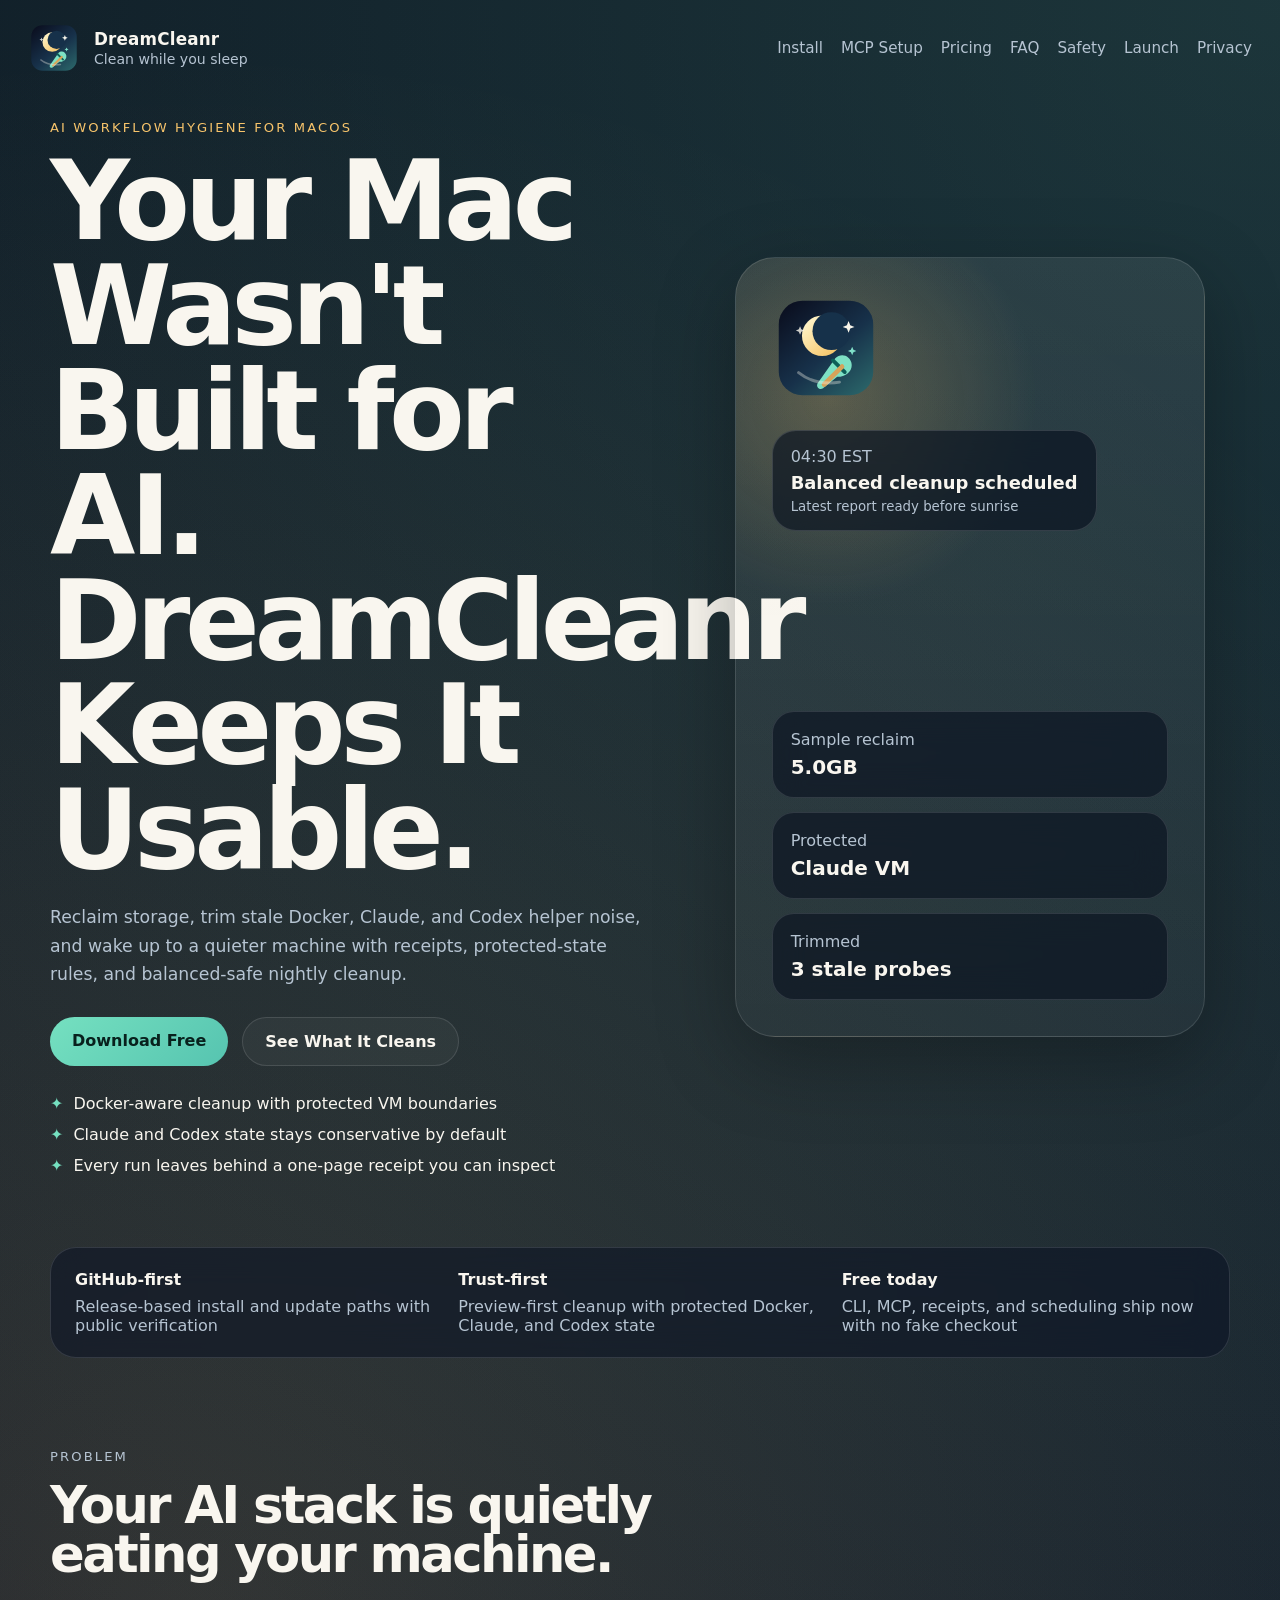
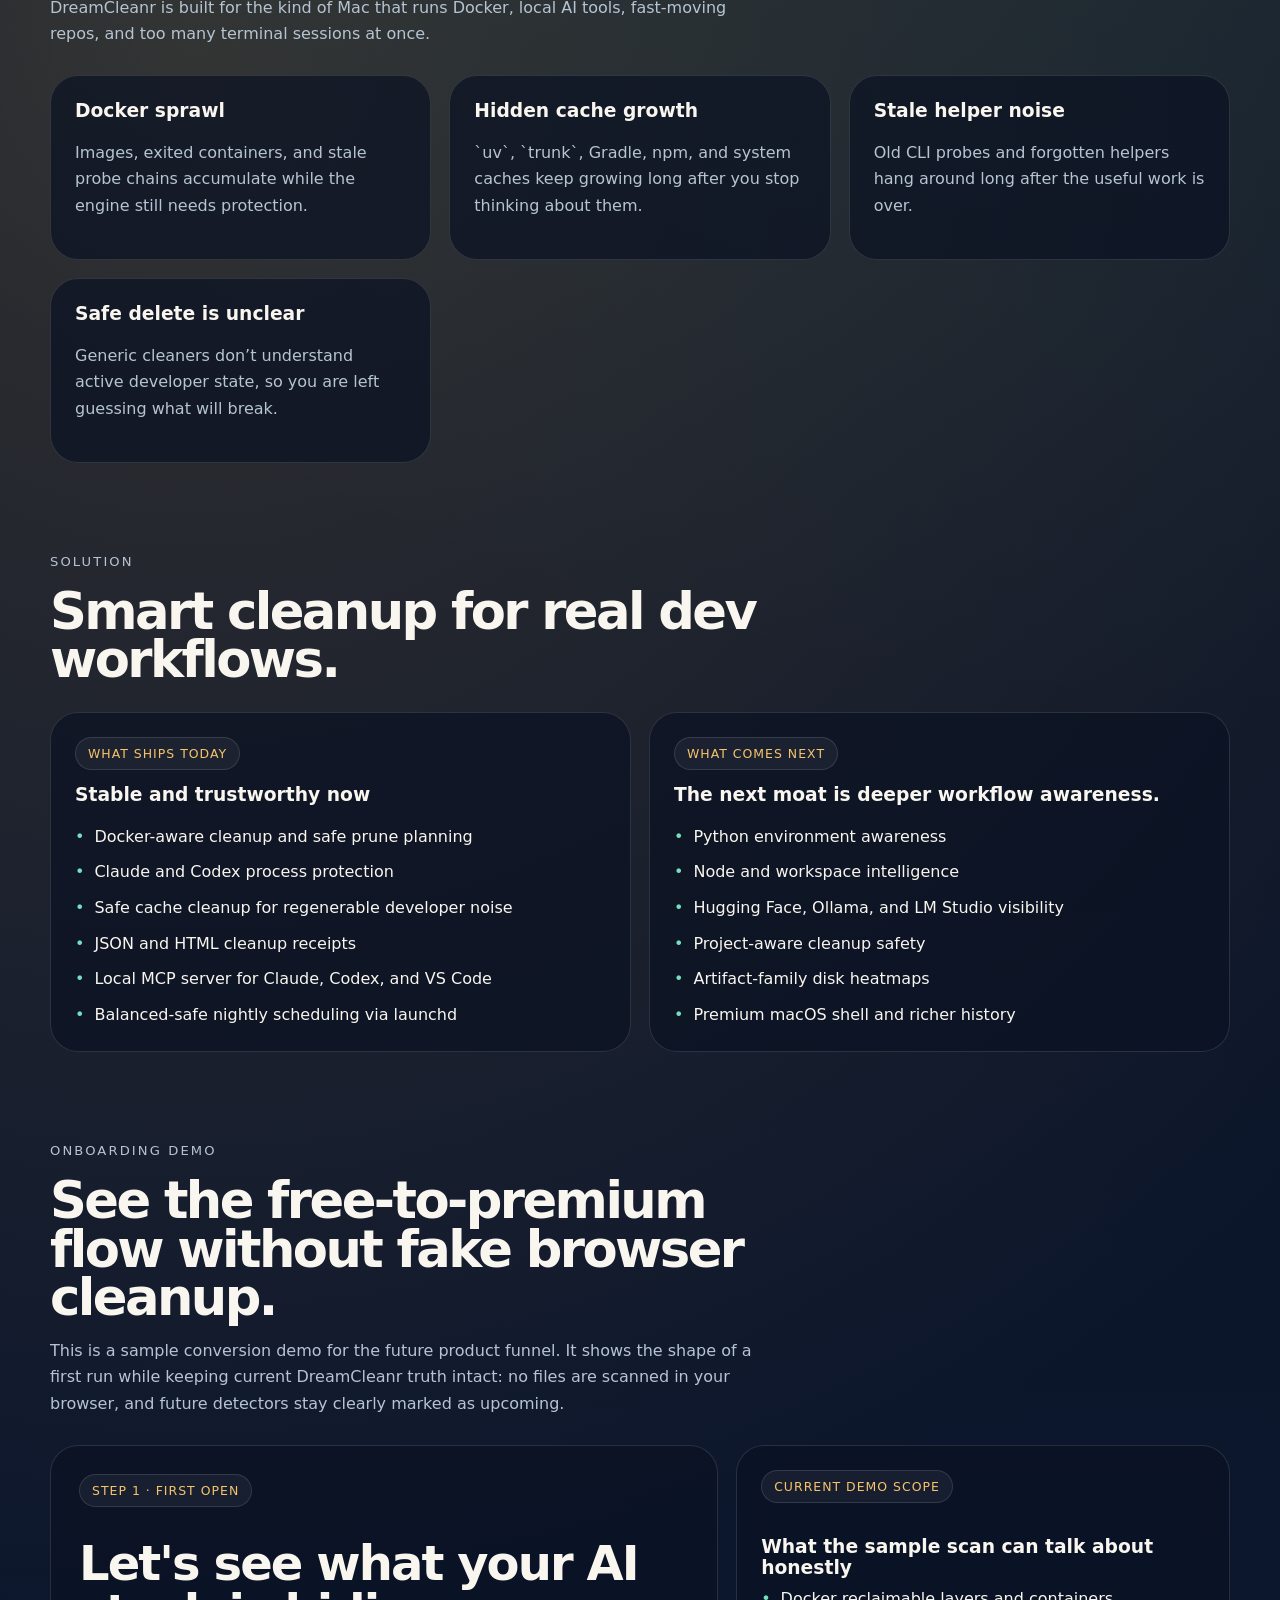
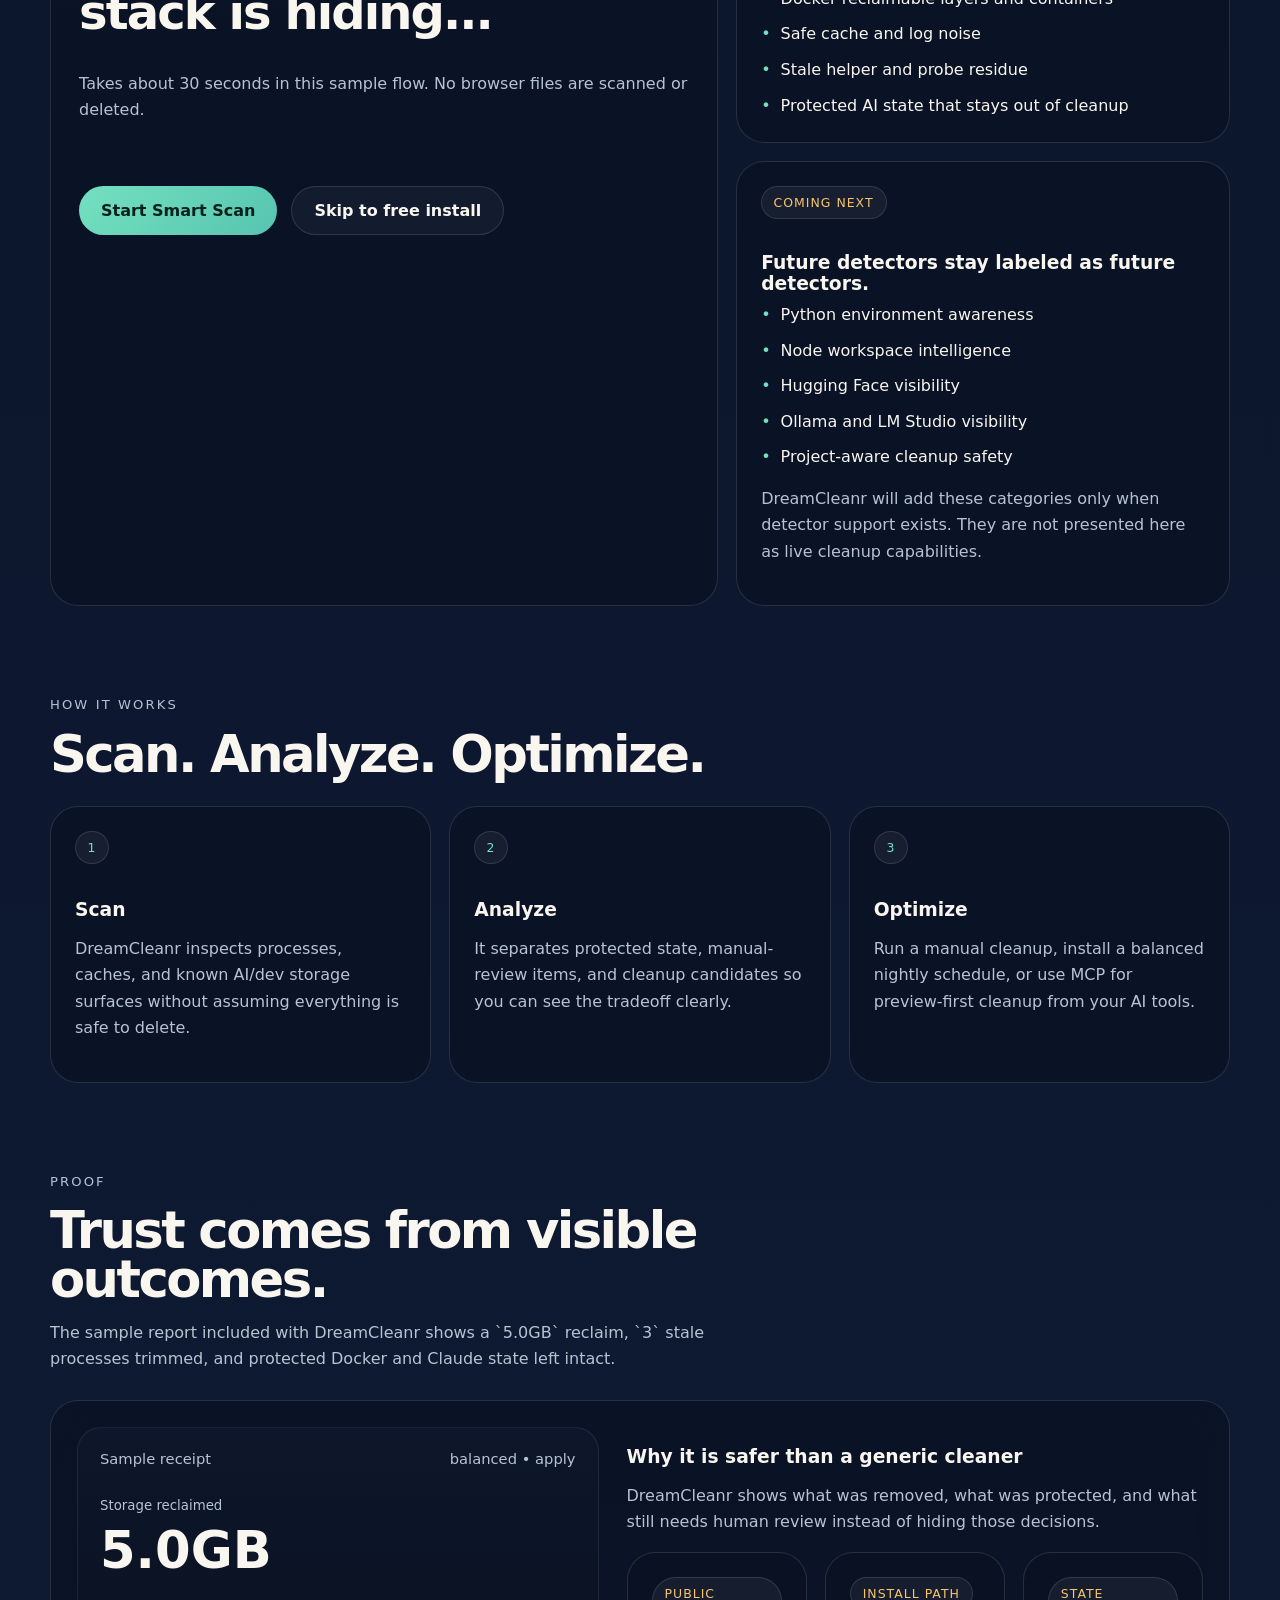
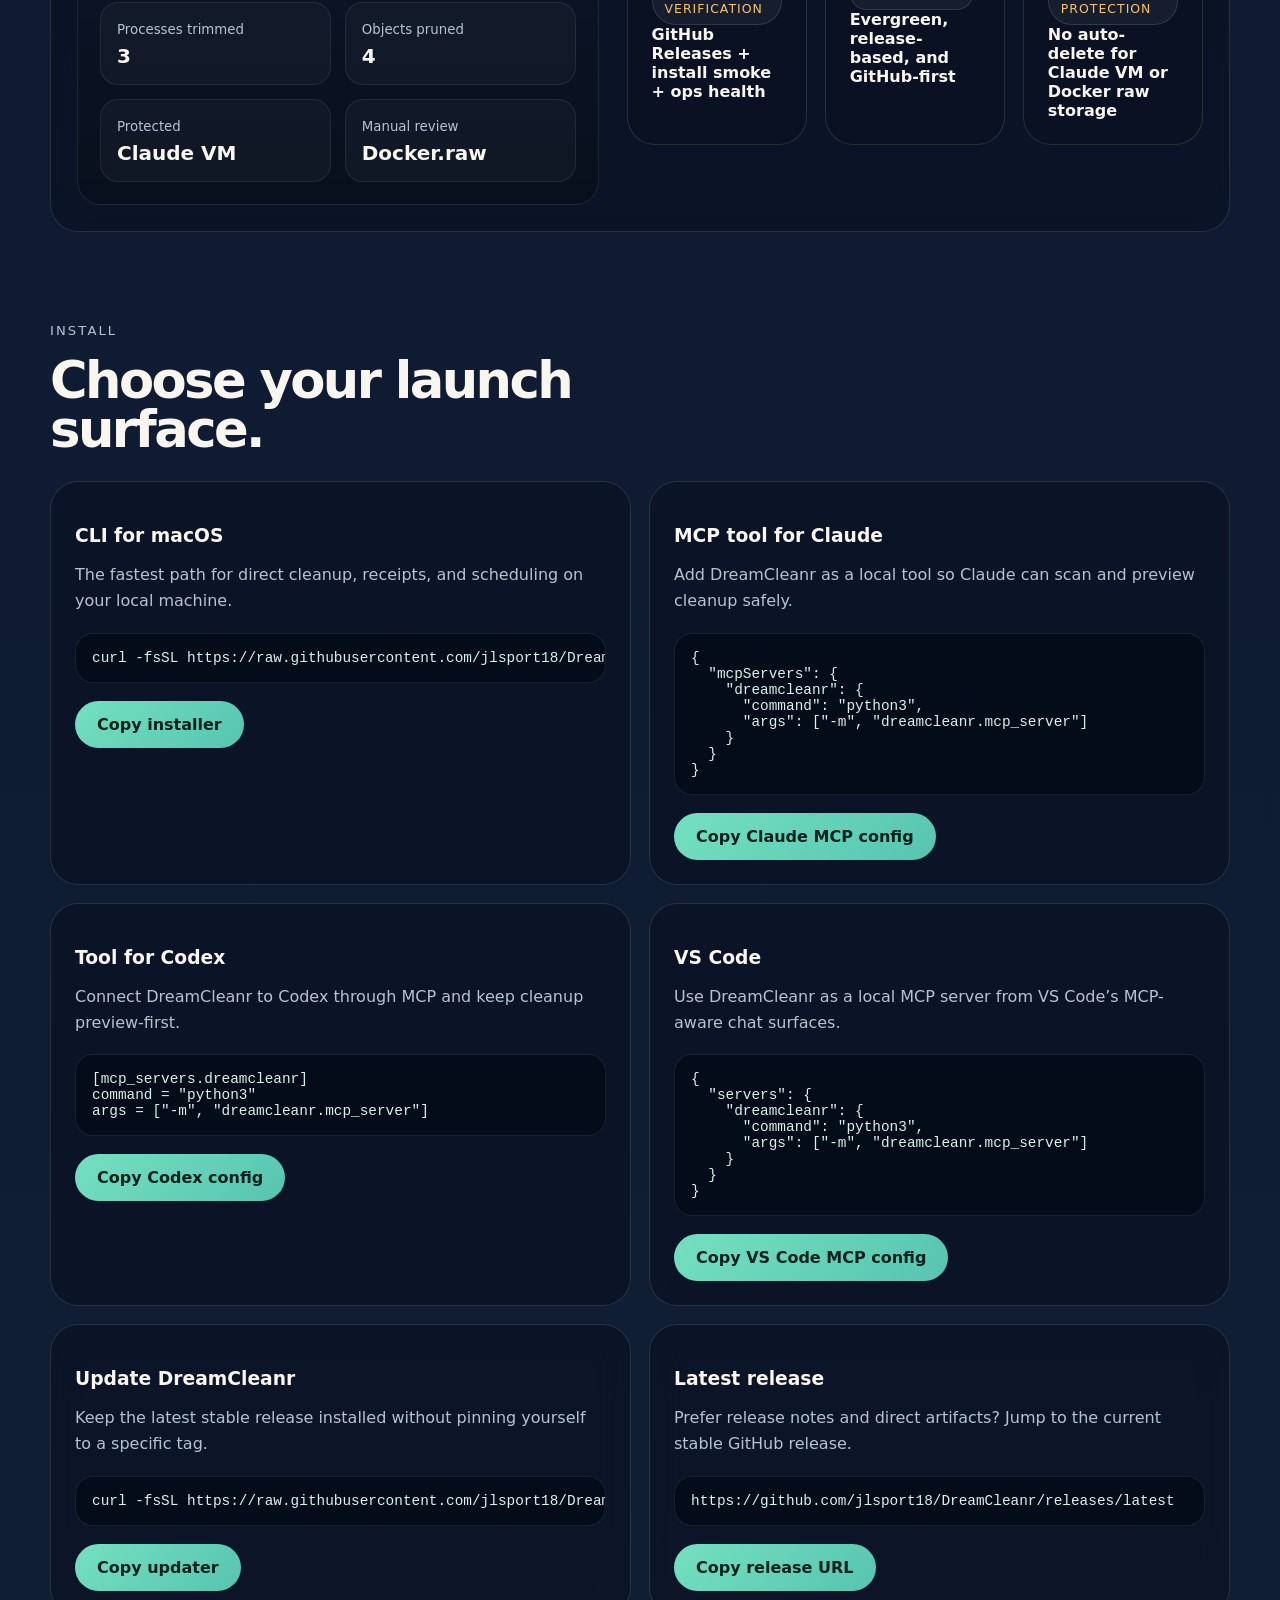
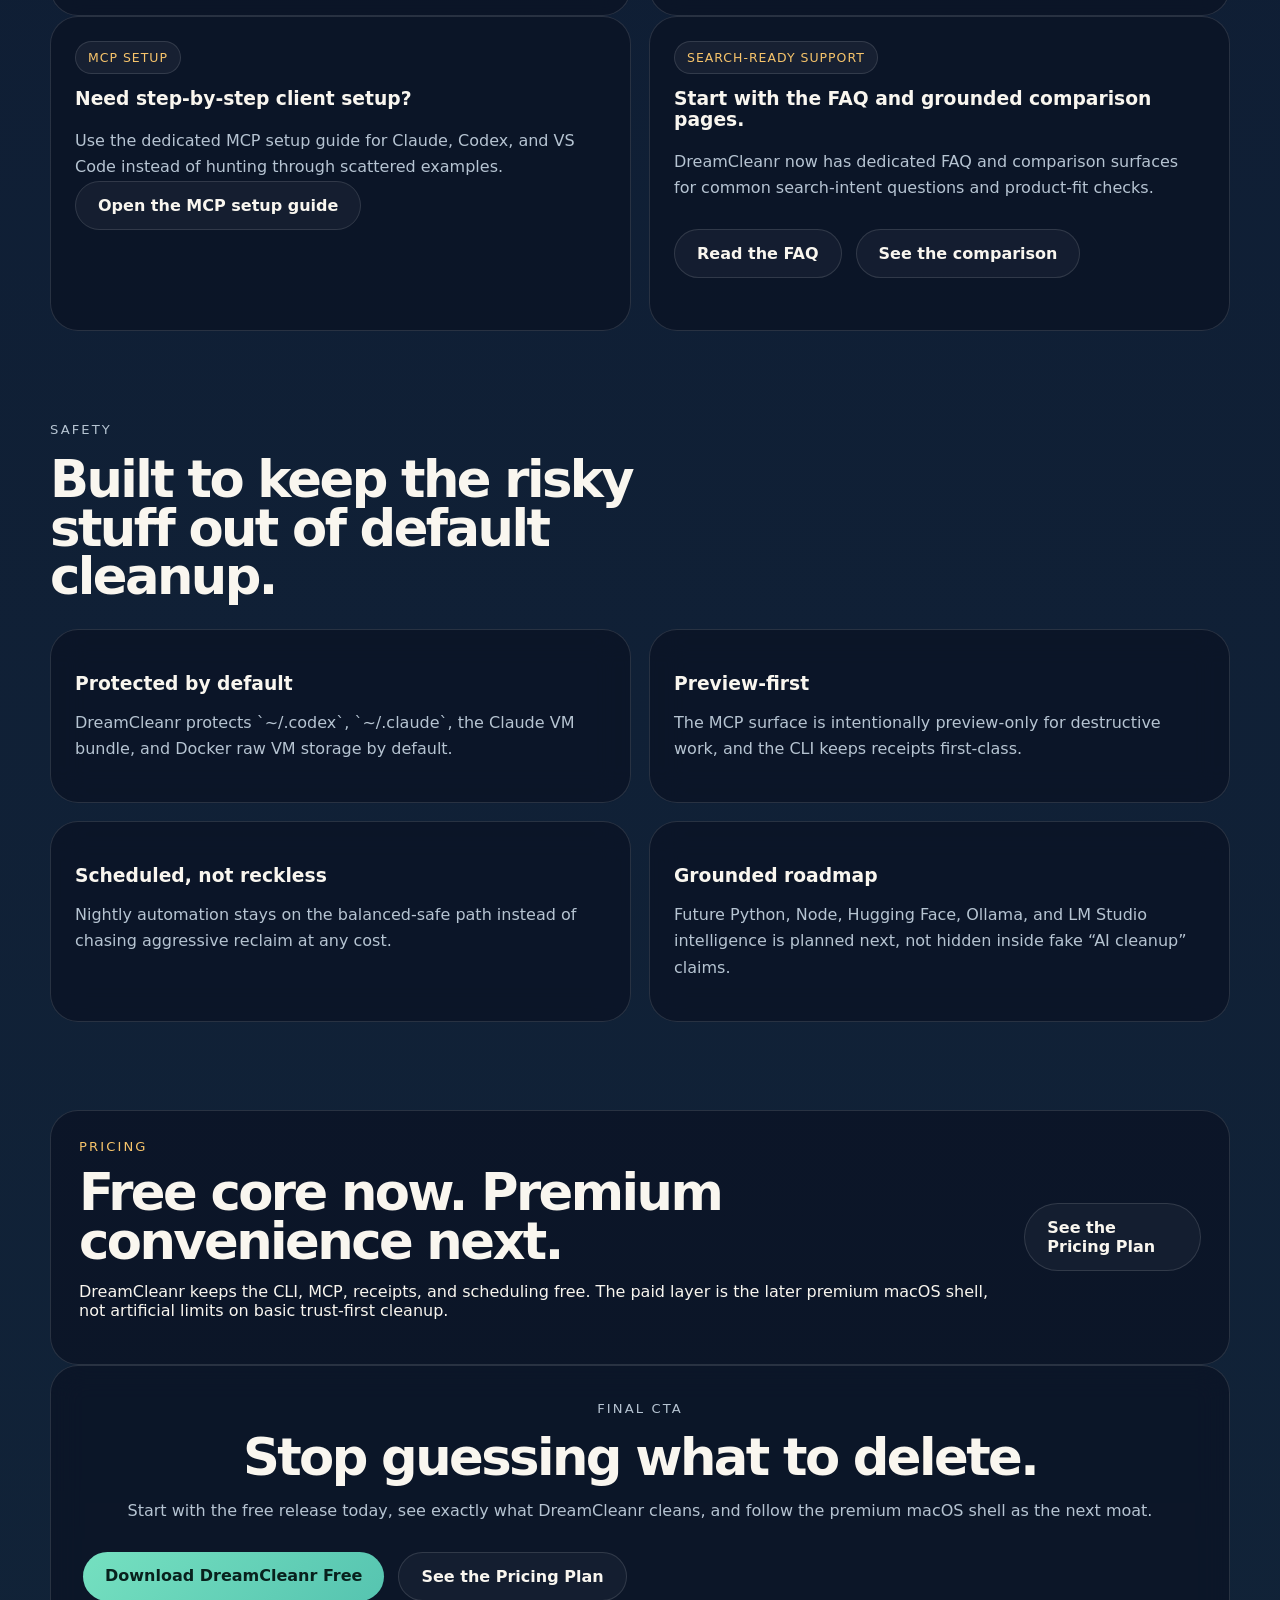
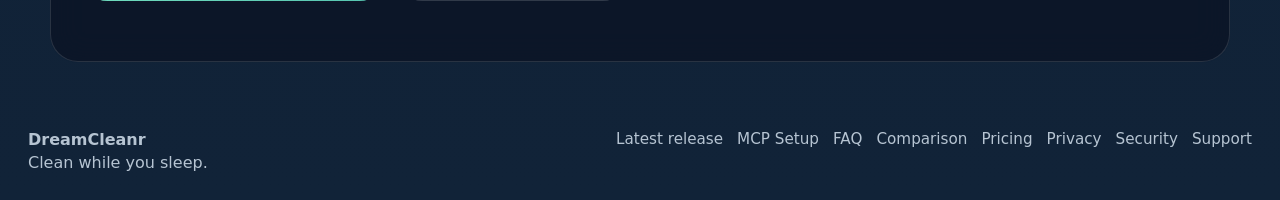
<file: site/index.html>
<!DOCTYPE html>
<html lang="en">
  <head>
    <meta charset="utf-8" />
    <meta name="viewport" content="width=device-width, initial-scale=1" />
    <title>DreamCleanr | Clean while you sleep</title>
    <meta
      name="description"
      content="DreamCleanr is a trust-first macOS cleanup tool for AI and developer workflows. Reclaim storage, trim stale Docker, Claude, and Codex noise, and keep your machine usable without guessing what is safe to delete."
    />
    <meta name="robots" content="index,follow" />
    <link rel="canonical" href="https://jlsport18.github.io/DreamCleanr/" />
    <meta name="theme-color" content="#0b1021" />
    <meta property="og:type" content="website" />
    <meta property="og:title" content="DreamCleanr | Clean while you sleep" />
    <meta
      property="og:description"
      content="DreamCleanr keeps AI-heavy Macs usable with Docker-aware cleanup, protected Claude and Codex state, nightly scheduling, and one-page receipts."
    />
    <meta property="og:url" content="https://jlsport18.github.io/DreamCleanr/" />
    <meta property="og:image" content="https://jlsport18.github.io/DreamCleanr/logo.svg" />
    <meta name="twitter:card" content="summary_large_image" />
    <meta name="twitter:title" content="DreamCleanr | Clean while you sleep" />
    <meta
      name="twitter:description"
      content="Trust-first cleanup for Docker, Claude, Codex, and developer-heavy Macs."
    />
    <meta name="twitter:image" content="https://jlsport18.github.io/DreamCleanr/logo.svg" />
    <link rel="icon" href="./logo.svg" type="image/svg+xml" />
    <link rel="manifest" href="./manifest.webmanifest" />
    <link rel="stylesheet" href="./styles.css" />
    <script type="application/ld+json">
      {
        "@context": "https://schema.org",
        "@type": "SoftwareApplication",
        "name": "DreamCleanr",
        "applicationCategory": "UtilitiesApplication",
        "operatingSystem": "macOS",
        "description": "DreamCleanr is a trust-first macOS cleanup tool for AI and developer workflows. It trims stale helper processes, cleans safe cache noise, protects live Claude, Codex, and Docker state, and generates one-page cleanup receipts.",
        "url": "https://jlsport18.github.io/DreamCleanr/",
        "downloadUrl": "https://github.com/jlsport18/DreamCleanr/releases/latest",
        "slogan": "Clean while you sleep",
        "offers": {
          "@type": "Offer",
          "price": "0",
          "priceCurrency": "USD"
        }
      }
    </script>
  </head>
  <body>
    <div class="noise"></div>
    <header class="site-header">
      <a class="brand" href="#top" aria-label="DreamCleanr home">
        <img src="./logo.svg" alt="" />
        <div>
          <strong>DreamCleanr</strong>
          <span>Clean while you sleep</span>
        </div>
      </a>
      <nav>
        <a href="#install">Install</a>
        <a href="./mcp-setup.html">MCP Setup</a>
        <a href="./pricing.html">Pricing</a>
        <a href="./faq.html">FAQ</a>
        <a href="#safety">Safety</a>
        <a href="#launch">Launch</a>
        <a href="./privacy.html">Privacy</a>
      </nav>
    </header>

    <main id="top">
      <section class="hero">
        <div class="hero-copy">
          <p class="eyebrow">AI workflow hygiene for macOS</p>
          <h1>Your Mac Wasn't Built for AI. DreamCleanr Keeps It Usable.</h1>
          <p class="hero-text">
            Reclaim storage, trim stale Docker, Claude, and Codex helper noise, and wake up to a quieter machine with
            receipts, protected-state rules, and balanced-safe nightly cleanup.
          </p>
          <div class="hero-actions">
            <a class="button primary" href="#install">Download Free</a>
            <a class="button ghost" href="#demo">See What It Cleans</a>
          </div>
          <ul class="hero-points">
            <li>Docker-aware cleanup with protected VM boundaries</li>
            <li>Claude and Codex state stays conservative by default</li>
            <li>Every run leaves behind a one-page receipt you can inspect</li>
          </ul>
        </div>
        <div class="hero-art">
          <div class="poster">
            <img src="./logo.svg" alt="DreamCleanr logo" class="poster-logo" />
            <div class="poster-card">
              <span>04:30 EST</span>
              <strong>Balanced cleanup scheduled</strong>
              <small>Latest report ready before sunrise</small>
            </div>
            <div class="poster-stats">
              <article>
                <span>Sample reclaim</span>
                <strong>5.0GB</strong>
              </article>
              <article>
                <span>Protected</span>
                <strong>Claude VM</strong>
              </article>
              <article>
                <span>Trimmed</span>
                <strong>3 stale probes</strong>
              </article>
            </div>
          </div>
        </div>
      </section>

      <section class="support-strip">
        <div>
          <strong>GitHub-first</strong>
          <span>Release-based install and update paths with public verification</span>
        </div>
        <div>
          <strong>Trust-first</strong>
          <span>Preview-first cleanup with protected Docker, Claude, and Codex state</span>
        </div>
        <div>
          <strong>Free today</strong>
          <span>CLI, MCP, receipts, and scheduling ship now with no fake checkout</span>
        </div>
      </section>

      <section class="section">
        <div class="section-heading">
          <p class="eyebrow">Problem</p>
          <h2>Your AI stack is quietly eating your machine.</h2>
          <p>
            DreamCleanr is built for the kind of Mac that runs Docker, local AI tools, fast-moving repos, and too many
            terminal sessions at once.
          </p>
        </div>
        <div class="problem-grid">
          <article>
            <h3>Docker sprawl</h3>
            <p>Images, exited containers, and stale probe chains accumulate while the engine still needs protection.</p>
          </article>
          <article>
            <h3>Hidden cache growth</h3>
            <p>`uv`, `trunk`, Gradle, npm, and system caches keep growing long after you stop thinking about them.</p>
          </article>
          <article>
            <h3>Stale helper noise</h3>
            <p>Old CLI probes and forgotten helpers hang around long after the useful work is over.</p>
          </article>
          <article>
            <h3>Safe delete is unclear</h3>
            <p>Generic cleaners don’t understand active developer state, so you are left guessing what will break.</p>
          </article>
        </div>
      </section>

      <section class="section">
        <div class="section-heading">
          <p class="eyebrow">Solution</p>
          <h2>Smart cleanup for real dev workflows.</h2>
        </div>
        <div class="comparison-grid">
          <article class="comparison-card">
            <span class="card-kicker">What ships today</span>
            <h3>Stable and trustworthy now</h3>
            <ul class="pill-list">
              <li>Docker-aware cleanup and safe prune planning</li>
              <li>Claude and Codex process protection</li>
              <li>Safe cache cleanup for regenerable developer noise</li>
              <li>JSON and HTML cleanup receipts</li>
              <li>Local MCP server for Claude, Codex, and VS Code</li>
              <li>Balanced-safe nightly scheduling via launchd</li>
            </ul>
          </article>
          <article class="comparison-card">
            <span class="card-kicker">What comes next</span>
            <h3>The next moat is deeper workflow awareness.</h3>
            <ul class="pill-list">
              <li>Python environment awareness</li>
              <li>Node and workspace intelligence</li>
              <li>Hugging Face, Ollama, and LM Studio visibility</li>
              <li>Project-aware cleanup safety</li>
              <li>Artifact-family disk heatmaps</li>
              <li>Premium macOS shell and richer history</li>
            </ul>
          </article>
        </div>
      </section>

      <section class="section" id="demo">
        <div class="section-heading">
          <p class="eyebrow">Onboarding Demo</p>
          <h2>See the free-to-premium flow without fake browser cleanup.</h2>
          <p>
            This is a sample conversion demo for the future product funnel. It shows the shape of a first run while
            keeping current DreamCleanr truth intact: no files are scanned in your browser, and future detectors stay
            clearly marked as upcoming.
          </p>
        </div>
        <div class="demo-shell" data-demo-root>
          <div class="demo-stage">
            <article class="demo-screen active" data-demo-screen="hook">
              <span class="card-kicker">Step 1 · First open</span>
              <h3>Let's see what your AI stack is hiding...</h3>
              <p class="demo-support">Takes about 30 seconds in this sample flow. No browser files are scanned or deleted.</p>
              <div class="hero-actions">
                <button class="button primary" type="button" data-demo-start>Start Smart Scan</button>
                <a class="button ghost" href="#install">Skip to free install</a>
              </div>
            </article>

            <article class="demo-screen" data-demo-screen="scan" aria-live="polite">
              <span class="card-kicker">Step 2 · Live demo scan</span>
              <h3>Watching reclaimable surfaces pile up is the hook.</h3>
              <p class="demo-support" data-demo-status>Loading demo scan...</p>
              <div class="demo-progress" aria-hidden="true">
                <span data-demo-progress></span>
              </div>
              <div class="demo-counter">
                <strong data-demo-total>0.0GB</strong>
                <small>sample machine footprint surfaced</small>
              </div>
              <ul class="demo-events" data-demo-events></ul>
            </article>

            <article class="demo-screen" data-demo-screen="results">
              <span class="card-kicker">Step 3 · Results</span>
              <h3 data-demo-results-title>You could safely reclaim space from known-safe surfaces.</h3>
              <p class="demo-support" data-demo-results-summary></p>
              <div class="demo-breakdown" data-demo-breakdown></div>
              <div class="hero-actions">
                <button class="button primary" type="button" data-demo-next="first-win">See the first free win</button>
                <a class="button ghost" href="#report">Read the sample receipt</a>
              </div>
            </article>

            <article class="demo-screen" data-demo-screen="first-win">
              <span class="card-kicker">Step 4 · First win</span>
              <h3 data-demo-first-win-title>Start with a real local scan, not a fake browser cleanup.</h3>
              <p class="demo-support" data-demo-first-win-copy></p>
              <div class="demo-first-win">
                <article>
                  <small>Sample first reclaim</small>
                  <strong data-demo-first-win-amount>5.0GB</strong>
                </article>
                <article>
                  <small>Protected state</small>
                  <strong data-demo-first-win-protected>Claude VM + Docker.raw</strong>
                </article>
                <article>
                  <small>Next real action</small>
                  <strong>Install the free CLI or MCP tool</strong>
                </article>
              </div>
              <div class="hero-actions">
                <a class="button primary" href="#install">Run your first local scan</a>
                <button class="button ghost" type="button" data-demo-next="upgrade">See the Pro prompt</button>
              </div>
            </article>

            <article class="demo-screen" data-demo-screen="upgrade">
              <span class="card-kicker">Step 5 · Upgrade moment</span>
              <h3 data-demo-upgrade-title>Want guided cleanup, richer history, and premium workflows?</h3>
              <p class="demo-support" data-demo-upgrade-copy></p>
              <div class="demo-upgrade">
                <ul class="pill-list">
                  <li>Keep the free CLI, MCP, receipts, and scheduling today</li>
                  <li>Raise your hand for the premium macOS shell early-access list</li>
                  <li>Review the grounded pricing plan before anything is sold</li>
                </ul>
              </div>
              <div class="hero-actions">
                <a
                  class="button primary"
                  href="https://github.com/jlsport18/DreamCleanr/issues/new?template=pro-interest.yml"
                >
                  Join Pro Early Access
                </a>
                <a class="button ghost" href="./pricing.html">See the Pricing Plan</a>
              </div>
            </article>
          </div>

          <aside class="demo-sidebar">
            <article class="surface">
              <span class="card-kicker">Current demo scope</span>
              <h3>What the sample scan can talk about honestly</h3>
              <ul class="pill-list">
                <li>Docker reclaimable layers and containers</li>
                <li>Safe cache and log noise</li>
                <li>Stale helper and probe residue</li>
                <li>Protected AI state that stays out of cleanup</li>
              </ul>
            </article>
            <article class="surface">
              <span class="card-kicker">Coming next</span>
              <h3>Future detectors stay labeled as future detectors.</h3>
              <ul class="pill-list">
                <li>Python environment awareness</li>
                <li>Node workspace intelligence</li>
                <li>Hugging Face visibility</li>
                <li>Ollama and LM Studio visibility</li>
                <li>Project-aware cleanup safety</li>
              </ul>
              <p class="demo-note">
                DreamCleanr will add these categories only when detector support exists. They are not presented here as
                live cleanup capabilities.
              </p>
            </article>
          </aside>
        </div>
      </section>

      <section class="section workflow">
        <div class="section-heading">
          <p class="eyebrow">How it works</p>
          <h2>Scan. Analyze. Optimize.</h2>
        </div>
        <div class="step-grid">
          <article class="panel">
            <span class="step-label">1</span>
            <h3>Scan</h3>
            <p>DreamCleanr inspects processes, caches, and known AI/dev storage surfaces without assuming everything is safe to delete.</p>
          </article>
          <article class="panel">
            <span class="step-label">2</span>
            <h3>Analyze</h3>
            <p>It separates protected state, manual-review items, and cleanup candidates so you can see the tradeoff clearly.</p>
          </article>
          <article class="panel">
            <span class="step-label">3</span>
            <h3>Optimize</h3>
            <p>Run a manual cleanup, install a balanced nightly schedule, or use MCP for preview-first cleanup from your AI tools.</p>
          </article>
        </div>
      </section>

      <section class="section" id="report">
        <div class="section-heading">
          <p class="eyebrow">Proof</p>
          <h2>Trust comes from visible outcomes.</h2>
          <p>
            The sample report included with DreamCleanr shows a `5.0GB` reclaim, `3` stale processes trimmed, and
            protected Docker and Claude state left intact.
          </p>
        </div>
        <div class="receipt">
          <div class="receipt-screen">
            <div class="receipt-top">
              <span>Sample receipt</span>
              <span>balanced • apply</span>
            </div>
            <div class="receipt-metric">
              <small>Storage reclaimed</small>
              <strong>5.0GB</strong>
            </div>
            <div class="receipt-grid">
              <article>
                <small>Processes trimmed</small>
                <strong>3</strong>
              </article>
              <article>
                <small>Objects pruned</small>
                <strong>4</strong>
              </article>
              <article>
                <small>Protected</small>
                <strong>Claude VM</strong>
              </article>
              <article>
                <small>Manual review</small>
                <strong>Docker.raw</strong>
              </article>
            </div>
          </div>
          <div class="receipt-copy">
            <h3>Why it is safer than a generic cleaner</h3>
            <p>DreamCleanr shows what was removed, what was protected, and what still needs human review instead of hiding those decisions.</p>
            <div class="proof-grid">
              <article>
                <span class="mini-stat">Public verification</span>
                <strong>GitHub Releases + install smoke + ops health</strong>
              </article>
              <article>
                <span class="mini-stat">Install path</span>
                <strong>Evergreen, release-based, and GitHub-first</strong>
              </article>
              <article>
                <span class="mini-stat">State protection</span>
                <strong>No auto-delete for Claude VM or Docker raw storage</strong>
              </article>
            </div>
          </div>
        </div>
      </section>

      <section class="section" id="install">
        <div class="section-heading">
          <p class="eyebrow">Install</p>
          <h2>Choose your launch surface.</h2>
        </div>

        <div class="surface-grid" id="surfaces">
          <article class="surface">
            <h3>CLI for macOS</h3>
            <p>The fastest path for direct cleanup, receipts, and scheduling on your local machine.</p>
            <pre><code>curl -fsSL https://raw.githubusercontent.com/jlsport18/DreamCleanr/main/scripts/install.sh | bash</code></pre>
            <button class="copy" data-copy="curl -fsSL https://raw.githubusercontent.com/jlsport18/DreamCleanr/main/scripts/install.sh | bash">Copy installer</button>
          </article>

          <article class="surface">
            <h3>MCP tool for Claude</h3>
            <p>Add DreamCleanr as a local tool so Claude can scan and preview cleanup safely.</p>
            <pre><code>{
  "mcpServers": {
    "dreamcleanr": {
      "command": "python3",
      "args": ["-m", "dreamcleanr.mcp_server"]
    }
  }
}</code></pre>
            <button class="copy" data-copy='{"mcpServers":{"dreamcleanr":{"command":"python3","args":["-m","dreamcleanr.mcp_server"]}}}'>Copy Claude MCP config</button>
          </article>

          <article class="surface">
            <h3>Tool for Codex</h3>
            <p>Connect DreamCleanr to Codex through MCP and keep cleanup preview-first.</p>
            <pre><code>[mcp_servers.dreamcleanr]
command = "python3"
args = ["-m", "dreamcleanr.mcp_server"]</code></pre>
            <button class="copy" data-copy='[mcp_servers.dreamcleanr]
command = "python3"
args = ["-m", "dreamcleanr.mcp_server"]'>Copy Codex config</button>
          </article>

          <article class="surface">
            <h3>VS Code</h3>
            <p>Use DreamCleanr as a local MCP server from VS Code’s MCP-aware chat surfaces.</p>
            <pre><code>{
  "servers": {
    "dreamcleanr": {
      "command": "python3",
      "args": ["-m", "dreamcleanr.mcp_server"]
    }
  }
}</code></pre>
            <button class="copy" data-copy='{"servers":{"dreamcleanr":{"command":"python3","args":["-m","dreamcleanr.mcp_server"]}}}'>Copy VS Code MCP config</button>
          </article>
        </div>

        <div class="surface-grid install-secondary">
          <article class="surface">
            <h3>Update DreamCleanr</h3>
            <p>Keep the latest stable release installed without pinning yourself to a specific tag.</p>
            <pre><code>curl -fsSL https://raw.githubusercontent.com/jlsport18/DreamCleanr/main/scripts/update.sh | bash</code></pre>
            <button class="copy" data-copy="curl -fsSL https://raw.githubusercontent.com/jlsport18/DreamCleanr/main/scripts/update.sh | bash">Copy updater</button>
          </article>
          <article class="surface">
            <h3>Latest release</h3>
            <p>Prefer release notes and direct artifacts? Jump to the current stable GitHub release.</p>
            <pre><code>https://github.com/jlsport18/DreamCleanr/releases/latest</code></pre>
            <button class="copy" data-copy="https://github.com/jlsport18/DreamCleanr/releases/latest">Copy release URL</button>
          </article>
        </div>

        <div class="comparison-grid install-links">
          <article class="comparison-card">
            <span class="card-kicker">MCP setup</span>
            <h3>Need step-by-step client setup?</h3>
            <p>Use the dedicated MCP setup guide for Claude, Codex, and VS Code instead of hunting through scattered examples.</p>
            <a class="button ghost" href="./mcp-setup.html">Open the MCP setup guide</a>
          </article>
          <article class="comparison-card">
            <span class="card-kicker">Search-ready support</span>
            <h3>Start with the FAQ and grounded comparison pages.</h3>
            <p>DreamCleanr now has dedicated FAQ and comparison surfaces for common search-intent questions and product-fit checks.</p>
            <div class="hero-actions">
              <a class="button ghost" href="./faq.html">Read the FAQ</a>
              <a class="button ghost" href="./compare-cleanmymac.html">See the comparison</a>
            </div>
          </article>
        </div>
      </section>

      <section class="section" id="safety">
        <div class="section-heading">
          <p class="eyebrow">Safety</p>
          <h2>Built to keep the risky stuff out of default cleanup.</h2>
        </div>
        <div class="safety-grid">
          <article>
            <h3>Protected by default</h3>
            <p>DreamCleanr protects `~/.codex`, `~/.claude`, the Claude VM bundle, and Docker raw VM storage by default.</p>
          </article>
          <article>
            <h3>Preview-first</h3>
            <p>The MCP surface is intentionally preview-only for destructive work, and the CLI keeps receipts first-class.</p>
          </article>
          <article>
            <h3>Scheduled, not reckless</h3>
            <p>Nightly automation stays on the balanced-safe path instead of chasing aggressive reclaim at any cost.</p>
          </article>
          <article>
            <h3>Grounded roadmap</h3>
            <p>Future Python, Node, Hugging Face, Ollama, and LM Studio intelligence is planned next, not hidden inside fake “AI cleanup” claims.</p>
          </article>
        </div>
      </section>

      <section class="section">
        <div class="pricing-preview">
          <div>
            <p class="eyebrow">Pricing</p>
            <h2>Free core now. Premium convenience next.</h2>
            <p>
              DreamCleanr keeps the CLI, MCP, receipts, and scheduling free. The paid layer is the later premium macOS
              shell, not artificial limits on basic trust-first cleanup.
            </p>
          </div>
          <a class="button ghost" href="./pricing.html">See the Pricing Plan</a>
        </div>
      </section>

      <section class="section final-cta" id="launch">
        <p class="eyebrow">Final CTA</p>
        <h2>Stop guessing what to delete.</h2>
        <p>
          Start with the free release today, see exactly what DreamCleanr cleans, and follow the premium macOS shell
          as the next moat.
        </p>
        <div class="hero-actions">
          <a class="button primary" href="#install">Download DreamCleanr Free</a>
          <a class="button ghost" href="./pricing.html">See the Pricing Plan</a>
        </div>
      </section>
    </main>

    <footer class="site-footer">
      <div>
        <strong>DreamCleanr</strong>
        <span>Clean while you sleep.</span>
      </div>
      <nav>
        <a href="https://github.com/jlsport18/DreamCleanr/releases/latest">Latest release</a>
        <a href="./mcp-setup.html">MCP Setup</a>
        <a href="./faq.html">FAQ</a>
        <a href="./compare-cleanmymac.html">Comparison</a>
        <a href="./pricing.html">Pricing</a>
        <a href="./privacy.html">Privacy</a>
        <a href="./security.html">Security</a>
        <a href="./support.html">Support</a>
      </nav>
    </footer>

    <script src="./app.js"></script>
  </body>
</html>
</file>
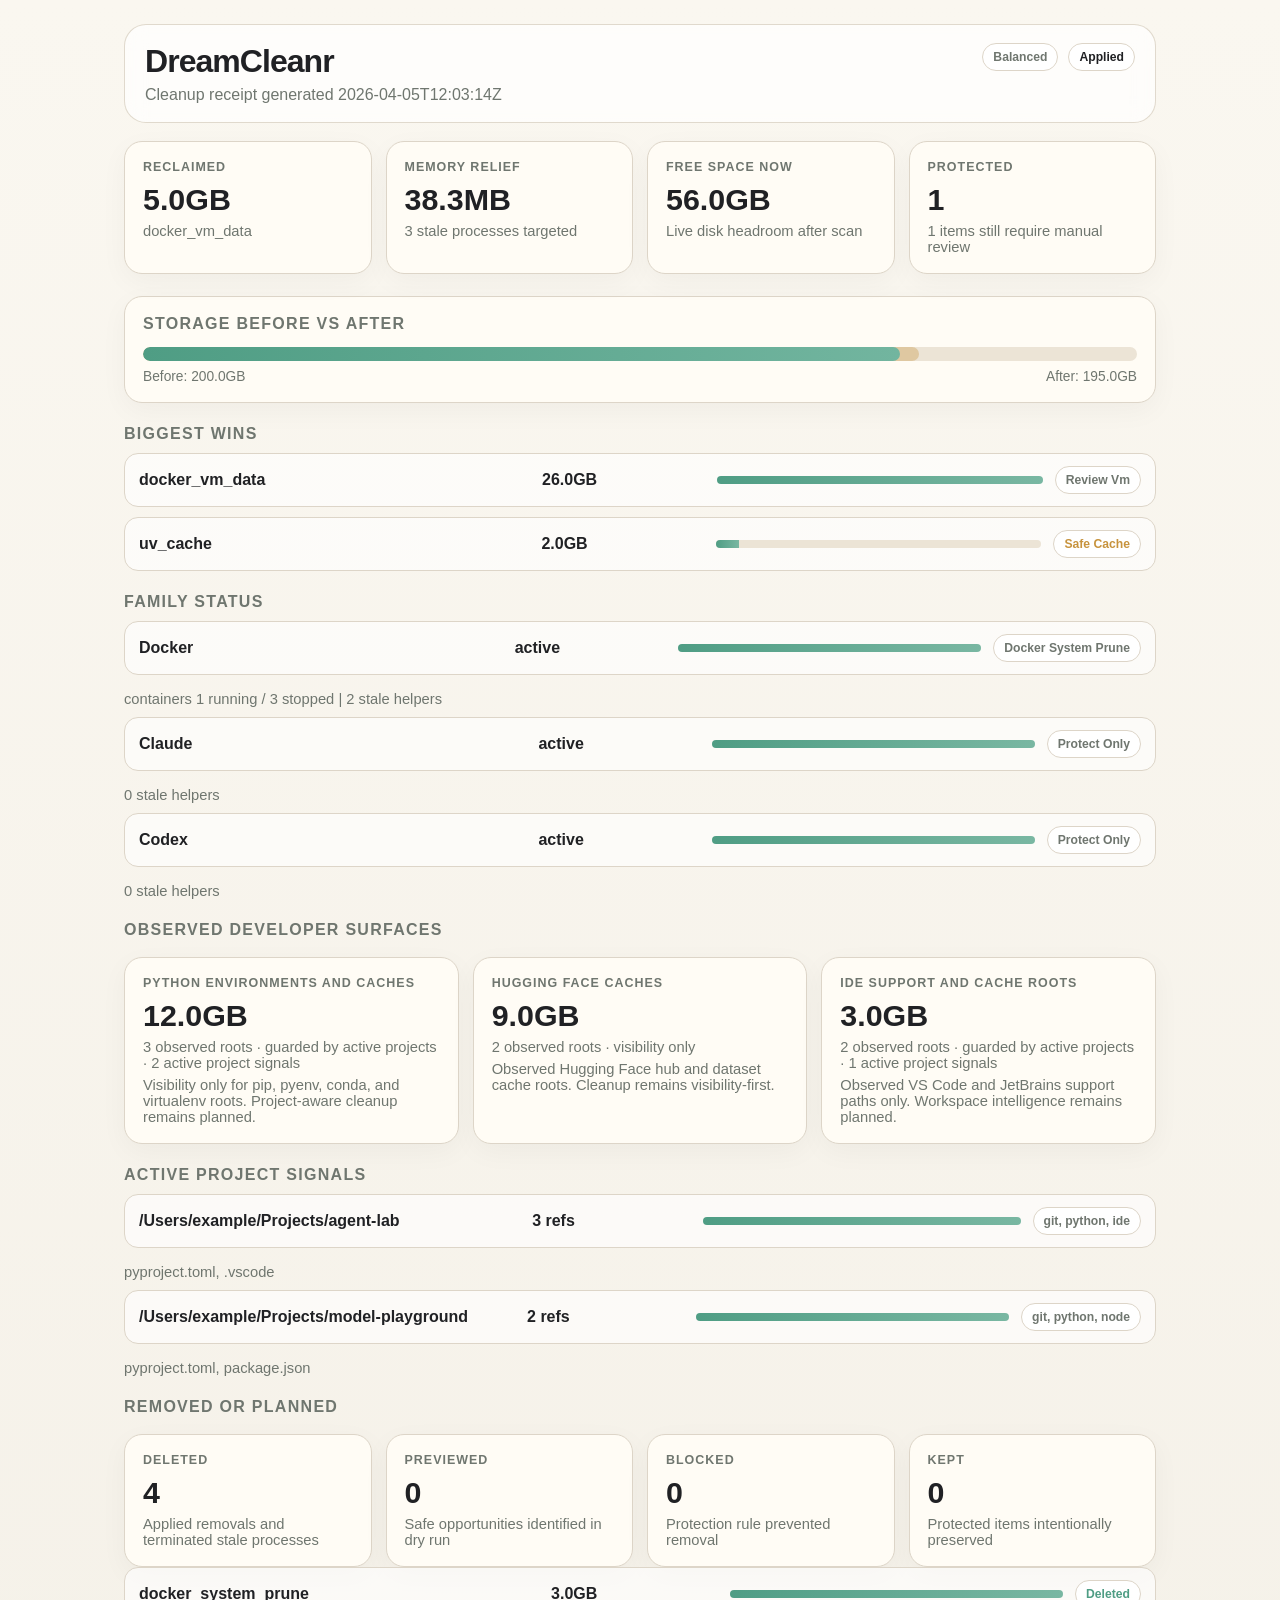
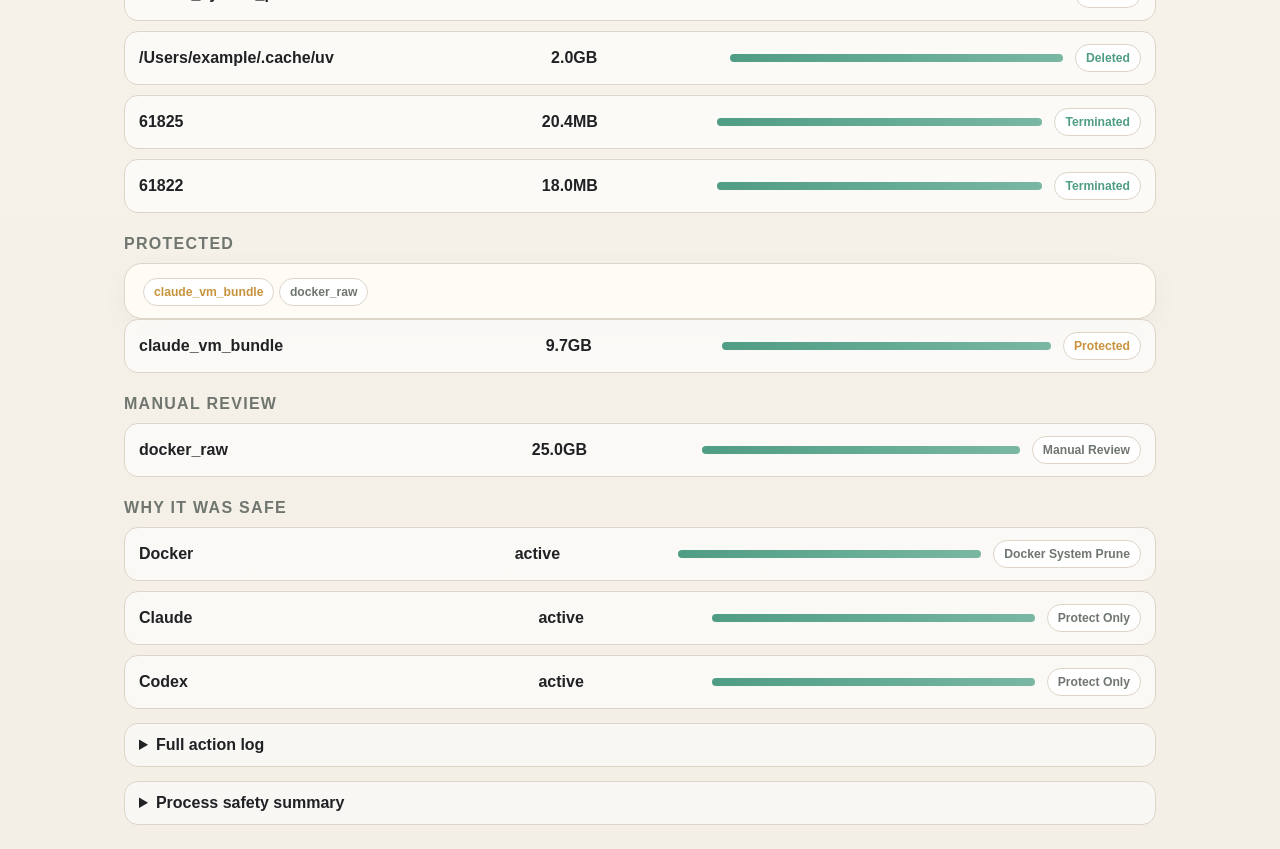
<file: reports/sample-cleanup-report.html>
<!DOCTYPE html>
<html lang="en">
<head>
  <meta charset="utf-8"/>
  <meta name="viewport" content="width=device-width, initial-scale=1"/>
  <title>DreamCleanr Cleanup Receipt</title>
  
<style>
  :root{
    --paper:#f7f4ec;
    --ink:#202124;
    --muted:#6f766f;
    --line:#ddd5c8;
    --sea:#4f9d84;
    --sand:#c7933d;
    --coral:#c66a59;
    --card:#fffcf5;
  }
  *{box-sizing:border-box}
  body{margin:0;font-family:ui-sans-serif,-apple-system,BlinkMacSystemFont,"Segoe UI",sans-serif;background:linear-gradient(180deg,#faf7f0 0%,#f3efe6 100%);color:var(--ink)}
  .page{max-width:1080px;margin:0 auto;padding:24px}
  .topbar{display:flex;justify-content:space-between;align-items:flex-start;gap:18px;padding:18px 20px;background:rgba(255,255,255,.7);border:1px solid rgba(221,213,200,.9);backdrop-filter:blur(10px);border-radius:22px}
  .title{font-size:2rem;font-weight:800;letter-spacing:-.03em}
  .subtitle{color:var(--muted);margin-top:6px}
  .chips{display:flex;gap:10px;flex-wrap:wrap}
  .chip{padding:8px 12px;border-radius:999px;border:1px solid var(--line);background:#fff;font-size:.82rem;font-weight:700}
  .chip.preview{color:var(--sand);border-color:rgba(199,147,61,.35);background:rgba(199,147,61,.08)}
  .chip.applied{color:var(--sea);border-color:rgba(79,157,132,.35);background:rgba(79,157,132,.08)}
  .grid{display:grid;grid-template-columns:repeat(auto-fit,minmax(210px,1fr));gap:14px;margin-top:18px}
  .card{background:var(--card);border:1px solid var(--line);border-radius:18px;padding:18px;box-shadow:0 8px 28px rgba(0,0,0,.04)}
  .label{font-size:.78rem;text-transform:uppercase;letter-spacing:.08em;color:var(--muted);font-weight:800}
  .value{font-size:1.9rem;font-weight:800;margin-top:8px}
  .subvalue{margin-top:6px;color:var(--muted);font-size:.92rem}
  .section{margin-top:22px}
  .section h2{font-size:1rem;text-transform:uppercase;letter-spacing:.08em;color:var(--muted);margin:0 0 10px}
  .storage-bar{margin-top:14px;background:#ece4d6;border-radius:999px;height:14px;overflow:hidden;position:relative}
  .storage-before,.storage-after{height:100%;border-radius:999px}
  .storage-before{background:rgba(199,147,61,.35)}
  .storage-after{position:absolute;left:0;top:0;background:linear-gradient(90deg,var(--sea),#72b59f)}
  .legend{display:flex;justify-content:space-between;color:var(--muted);font-size:.86rem;margin-top:8px}
  .stack{display:grid;gap:10px}
  .row{display:grid;grid-template-columns:minmax(0,1.2fr) minmax(100px,.5fr) 1fr auto;gap:12px;align-items:center;background:rgba(255,255,255,.65);border:1px solid var(--line);border-radius:14px;padding:12px 14px}
  .bar{height:8px;background:#ece4d6;border-radius:999px;overflow:hidden}
  .bar span{display:block;height:100%;background:linear-gradient(90deg,var(--sea),#79b7a2)}
  .row .name{font-weight:700;overflow:hidden;text-overflow:ellipsis;white-space:nowrap}
  .size{font-variant-numeric:tabular-nums;color:var(--ink);font-weight:700}
  .badge{padding:6px 10px;border-radius:999px;font-size:.76rem;font-weight:800;border:1px solid var(--line);background:#fff}
  .badge.deleted,.badge.terminated{color:var(--sea)}
  .badge.planned,.badge.kept{color:var(--sand)}
  .badge.blocked,.badge.failed{color:var(--coral)}
  .badge.review,.badge.skipped{color:var(--muted)}
  details{margin-top:14px;background:rgba(255,255,255,.55);border:1px solid var(--line);border-radius:14px;padding:12px 14px}
  summary{cursor:pointer;font-weight:700}
  pre{white-space:pre-wrap;word-break:break-word;font-size:.84rem;color:#334;background:#fff;padding:12px;border-radius:12px;border:1px solid var(--line);max-height:360px;overflow:auto}
</style>

</head>
<body>
  <div class="page">
    <div class="topbar">
      <div>
        <div class="title">DreamCleanr</div>
        <div class="subtitle">Cleanup receipt generated 2026-04-05T12:03:14Z</div>
      </div>
      <div class="chips">
        <span class="badge review">Balanced</span>
        <span class="badge applied">Applied</span>
      </div>
    </div>

    <div class="grid"><div class="card"><div class="label">Reclaimed</div><div class="value">5.0GB</div><div class="subvalue">docker_vm_data</div></div><div class="card"><div class="label">Memory Relief</div><div class="value">38.3MB</div><div class="subvalue">3 stale processes targeted</div></div><div class="card"><div class="label">Free Space Now</div><div class="value">56.0GB</div><div class="subvalue">Live disk headroom after scan</div></div><div class="card"><div class="label">Protected</div><div class="value">1</div><div class="subvalue">1 items still require manual review</div></div></div>

    <div class="card section">
      <h2>Storage Before vs After</h2>
      <div class="storage-bar">
        <div class="storage-before" style="width:78.1%"></div>
        <div class="storage-after" style="width:76.2%"></div>
      </div>
      <div class="legend">
        <span>Before: 200.0GB</span>
        <span>After: 195.0GB</span>
      </div>
    </div>

    <div class="section">
      <h2>Biggest Wins</h2>
      <div class="stack"><div class="row"><div class="name">docker_vm_data</div><div class="size">26.0GB</div><div class="bar"><span style="width:100%"></span></div><span class="badge review">Review Vm</span></div><div class="row"><div class="name">uv_cache</div><div class="size">2.0GB</div><div class="bar"><span style="width:7%"></span></div><span class="badge planned">Safe Cache</span></div></div>
    </div>

    <div class="section">
      <h2>Family Status</h2>
      <div class="stack"><div class="row"><div class="name">Docker</div><div class="size">active</div><div class="bar"><span style="width:100%"></span></div><span class="badge review">Docker System Prune</span></div><div class="subvalue">containers 1 running / 3 stopped | 2 stale helpers</div><div class="row"><div class="name">Claude</div><div class="size">active</div><div class="bar"><span style="width:100%"></span></div><span class="badge review">Protect Only</span></div><div class="subvalue">0 stale helpers</div><div class="row"><div class="name">Codex</div><div class="size">active</div><div class="bar"><span style="width:100%"></span></div><span class="badge review">Protect Only</span></div><div class="subvalue">0 stale helpers</div></div>
    </div>

    <div class="section"><h2>Observed Developer Surfaces</h2><div class="grid"><div class="card"><div class="label">Python environments and caches</div><div class="value">12.0GB</div><div class="subvalue">3 observed roots · guarded by active projects · 2 active project signals</div><div class="subvalue">Visibility only for pip, pyenv, conda, and virtualenv roots. Project-aware cleanup remains planned.</div></div><div class="card"><div class="label">Hugging Face caches</div><div class="value">9.0GB</div><div class="subvalue">2 observed roots · visibility only</div><div class="subvalue">Observed Hugging Face hub and dataset cache roots. Cleanup remains visibility-first.</div></div><div class="card"><div class="label">IDE support and cache roots</div><div class="value">3.0GB</div><div class="subvalue">2 observed roots · guarded by active projects · 1 active project signals</div><div class="subvalue">Observed VS Code and JetBrains support paths only. Workspace intelligence remains planned.</div></div></div></div>

    <div class="section"><h2>Active Project Signals</h2><div class="stack"><div class="row"><div class="name">/Users/example/Projects/agent-lab</div><div class="size">3 refs</div><div class="bar"><span style="width:100%"></span></div><span class="badge review">git, python, ide</span></div><div class="subvalue">pyproject.toml, .vscode</div><div class="row"><div class="name">/Users/example/Projects/model-playground</div><div class="size">2 refs</div><div class="bar"><span style="width:100%"></span></div><span class="badge review">git, python, node</span></div><div class="subvalue">pyproject.toml, package.json</div></div></div>

    <div class="section">
      <h2>Removed Or Planned</h2>
      <div class="grid">
        <div class="card"><div class="label">Deleted</div><div class="value">4</div><div class="subvalue">Applied removals and terminated stale processes</div></div>
        <div class="card"><div class="label">Previewed</div><div class="value">0</div><div class="subvalue">Safe opportunities identified in dry run</div></div>
        <div class="card"><div class="label">Blocked</div><div class="value">0</div><div class="subvalue">Protection rule prevented removal</div></div>
        <div class="card"><div class="label">Kept</div><div class="value">0</div><div class="subvalue">Protected items intentionally preserved</div></div>
      </div>
      <div class="stack"><div class="row"><div class="name">docker_system_prune</div><div class="size">3.0GB</div><div class="bar"><span style="width:100%"></span></div><span class="badge deleted">Deleted</span></div><div class="row"><div class="name">/Users/example/.cache/uv</div><div class="size">2.0GB</div><div class="bar"><span style="width:100%"></span></div><span class="badge deleted">Deleted</span></div><div class="row"><div class="name">61825</div><div class="size">20.4MB</div><div class="bar"><span style="width:100%"></span></div><span class="badge terminated">Terminated</span></div><div class="row"><div class="name">61822</div><div class="size">18.0MB</div><div class="bar"><span style="width:100%"></span></div><span class="badge terminated">Terminated</span></div></div>
    </div>

    <div class="section">
      <h2>Protected</h2>
      <div class="card"><span class="badge kept">claude_vm_bundle</span> <span class="badge review">docker_raw</span></div>
      <div class="stack"><div class="row"><div class="name">claude_vm_bundle</div><div class="size">9.7GB</div><div class="bar"><span style="width:100%"></span></div><span class="badge kept">Protected</span></div></div>
    </div>

    <div class="section">
      <h2>Manual Review</h2>
      <div class="stack"><div class="row"><div class="name">docker_raw</div><div class="size">25.0GB</div><div class="bar"><span style="width:100%"></span></div><span class="badge review">Manual Review</span></div></div>
    </div>

    <div class="section">
      <h2>Why It Was Safe</h2>
      <div class="stack"><div class="row"><div class="name">Docker</div><div class="size">active</div><div class="bar"><span style="width:100%"></span></div><span class="badge review">Docker System Prune</span></div><div class="row"><div class="name">Claude</div><div class="size">active</div><div class="bar"><span style="width:100%"></span></div><span class="badge review">Protect Only</span></div><div class="row"><div class="name">Codex</div><div class="size">active</div><div class="bar"><span style="width:100%"></span></div><span class="badge review">Protect Only</span></div></div>
    </div>

    <details>
      <summary>Full action log</summary>
      <pre>[
  {
    &quot;target&quot;: &quot;61822&quot;,
    &quot;target_type&quot;: &quot;process&quot;,
    &quot;family&quot;: &quot;docker&quot;,
    &quot;classification&quot;: &quot;STALE_CLI&quot;,
    &quot;result&quot;: &quot;terminated&quot;,
    &quot;bytes_reclaimed&quot;: 18841600,
    &quot;reason&quot;: &quot;Stale helper or CLI probe process with low activity and no active parent chain.&quot;,
    &quot;details&quot;: {
      &quot;pid&quot;: 61822,
      &quot;args&quot;: &quot;docker info&quot;,
      &quot;elapsed_seconds&quot;: 811,
      &quot;apply_allowed&quot;: true
    }
  },
  {
    &quot;target&quot;: &quot;61825&quot;,
    &quot;target_type&quot;: &quot;process&quot;,
    &quot;family&quot;: &quot;docker&quot;,
    &quot;classification&quot;: &quot;STALE_CLI&quot;,
    &quot;result&quot;: &quot;terminated&quot;,
    &quot;bytes_reclaimed&quot;: 21364736,
    &quot;reason&quot;: &quot;Stale helper or CLI probe process with low activity and no active parent chain.&quot;,
    &quot;details&quot;: {
      &quot;pid&quot;: 61825,
      &quot;args&quot;: &quot;docker system df -v&quot;,
      &quot;elapsed_seconds&quot;: 804,
      &quot;apply_allowed&quot;: true
    }
  },
  {
    &quot;target&quot;: &quot;docker_system_prune&quot;,
    &quot;target_type&quot;: &quot;docker&quot;,
    &quot;family&quot;: &quot;docker&quot;,
    &quot;classification&quot;: &quot;SAFE_CACHE&quot;,
    &quot;result&quot;: &quot;deleted&quot;,
    &quot;bytes_reclaimed&quot;: 3187671040,
    &quot;reason&quot;: &quot;Prune stopped containers, dangling images, and build cache via Docker daemon.&quot;,
    &quot;details&quot;: {
      &quot;apply_allowed&quot;: true,
      &quot;inventory_counts&quot;: {
        &quot;running_containers&quot;: 1,
        &quot;exited_containers&quot;: 3,
        &quot;dangling_images&quot;: 2,
        &quot;volumes&quot;: 6,
        &quot;networks&quot;: 4
      }
    }
  },
  {
    &quot;target&quot;: &quot;/Users/example/.cache/uv&quot;,
    &quot;target_type&quot;: &quot;path&quot;,
    &quot;family&quot;: &quot;system&quot;,
    &quot;classification&quot;: &quot;SAFE_CACHE&quot;,
    &quot;result&quot;: &quot;deleted&quot;,
    &quot;bytes_reclaimed&quot;: 2147483648,
    &quot;reason&quot;: &quot;Regenerable uv cache.&quot;,
    &quot;details&quot;: {
      &quot;label&quot;: &quot;uv_cache&quot;,
      &quot;apply_allowed&quot;: true
    }
  }
]</pre>
    </details>

    <details>
      <summary>Process safety summary</summary>
      <pre>{
  &quot;docker&quot;: {
    &quot;state&quot;: &quot;active&quot;,
    &quot;recommended_action&quot;: &quot;docker_system_prune&quot;,
    &quot;process_counts&quot;: {
      &quot;total&quot;: 7,
      &quot;active_primary&quot;: 2,
      &quot;active_helper&quot;: 2,
      &quot;background_only&quot;: 1,
      &quot;stale&quot;: 2
    },
    &quot;inventory_counts&quot;: {
      &quot;running_containers&quot;: 1,
      &quot;exited_containers&quot;: 3,
      &quot;dangling_images&quot;: 2,
      &quot;volumes&quot;: 6,
      &quot;networks&quot;: 4
    }
  },
  &quot;claude&quot;: {
    &quot;state&quot;: &quot;active&quot;,
    &quot;recommended_action&quot;: &quot;protect_only&quot;,
    &quot;process_counts&quot;: {
      &quot;total&quot;: 4,
      &quot;active_primary&quot;: 1,
      &quot;active_helper&quot;: 2,
      &quot;background_only&quot;: 1,
      &quot;stale&quot;: 0
    },
    &quot;inventory_counts&quot;: {}
  },
  &quot;codex&quot;: {
    &quot;state&quot;: &quot;active&quot;,
    &quot;recommended_action&quot;: &quot;protect_only&quot;,
    &quot;process_counts&quot;: {
      &quot;total&quot;: 6,
      &quot;active_primary&quot;: 1,
      &quot;active_helper&quot;: 4,
      &quot;background_only&quot;: 1,
      &quot;stale&quot;: 0
    },
    &quot;inventory_counts&quot;: {}
  }
}</pre>
    </details>
  </div>
</body>
</html>
</file>
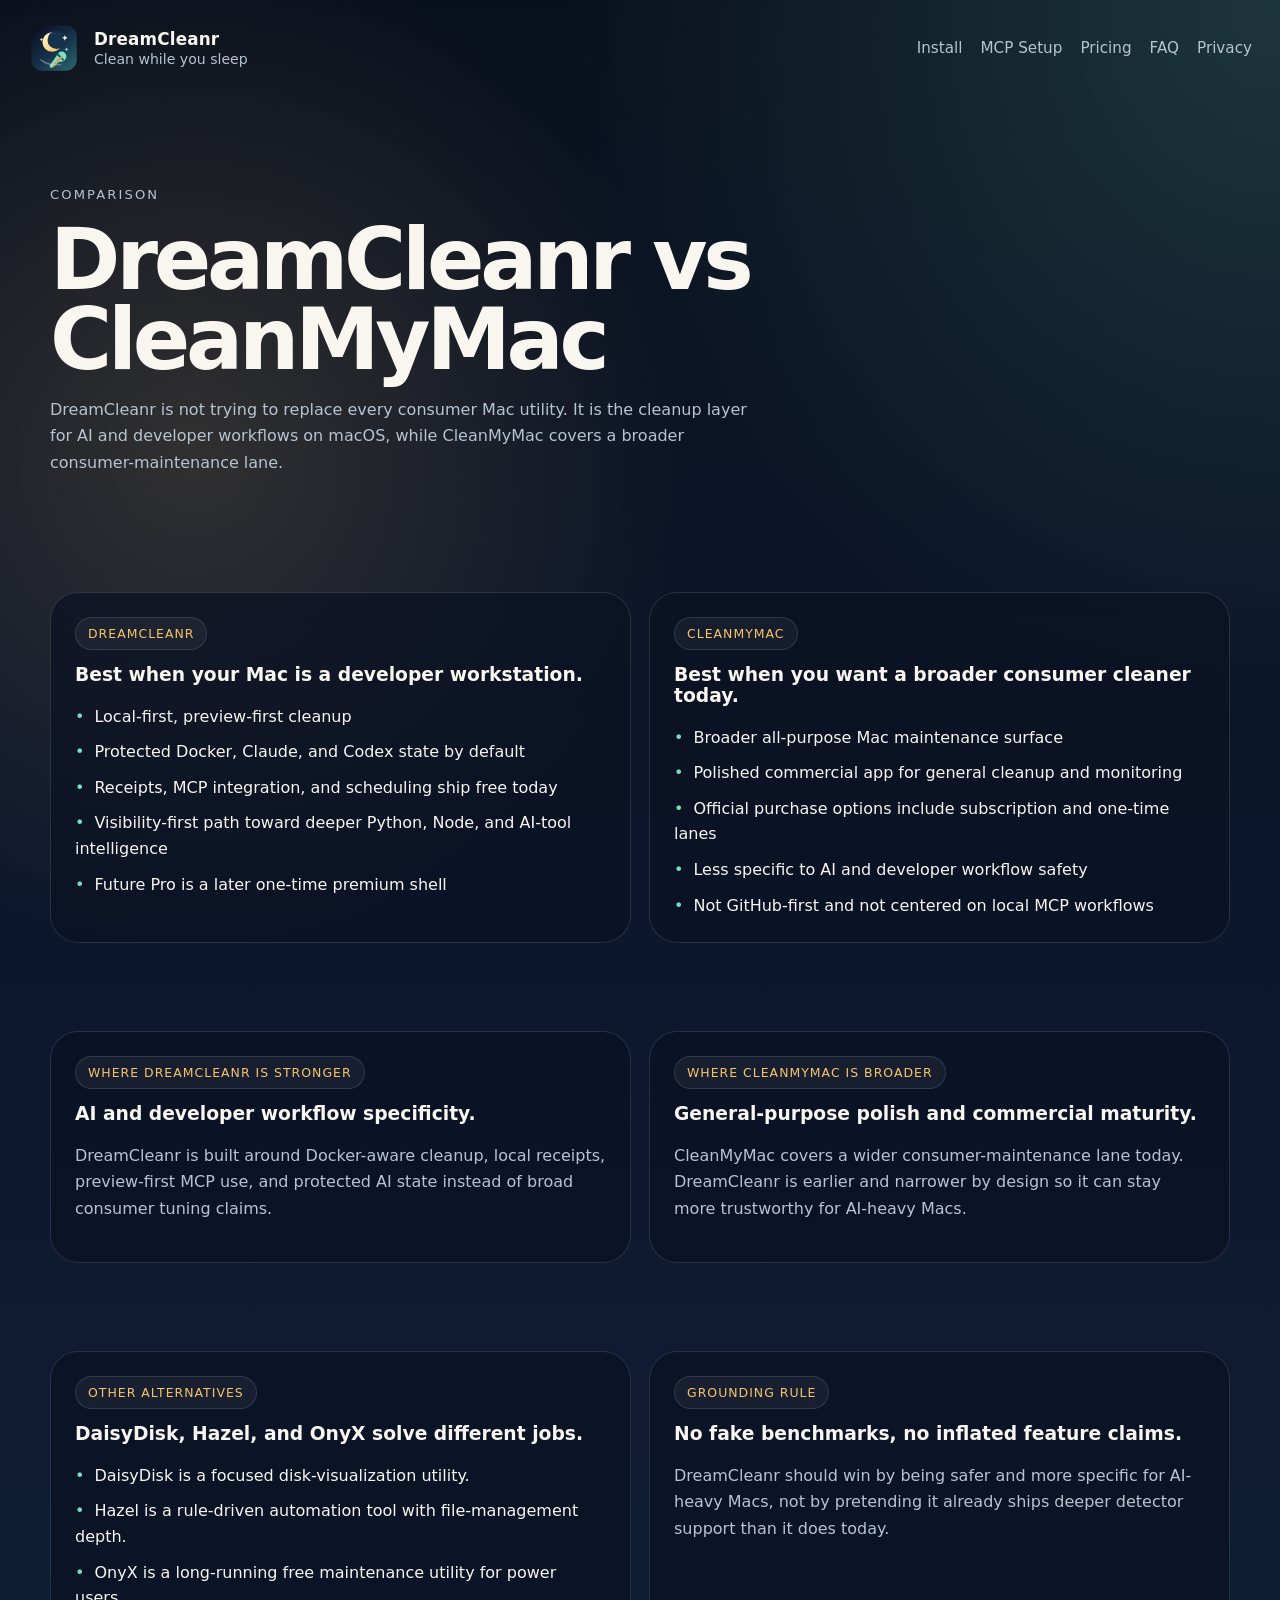
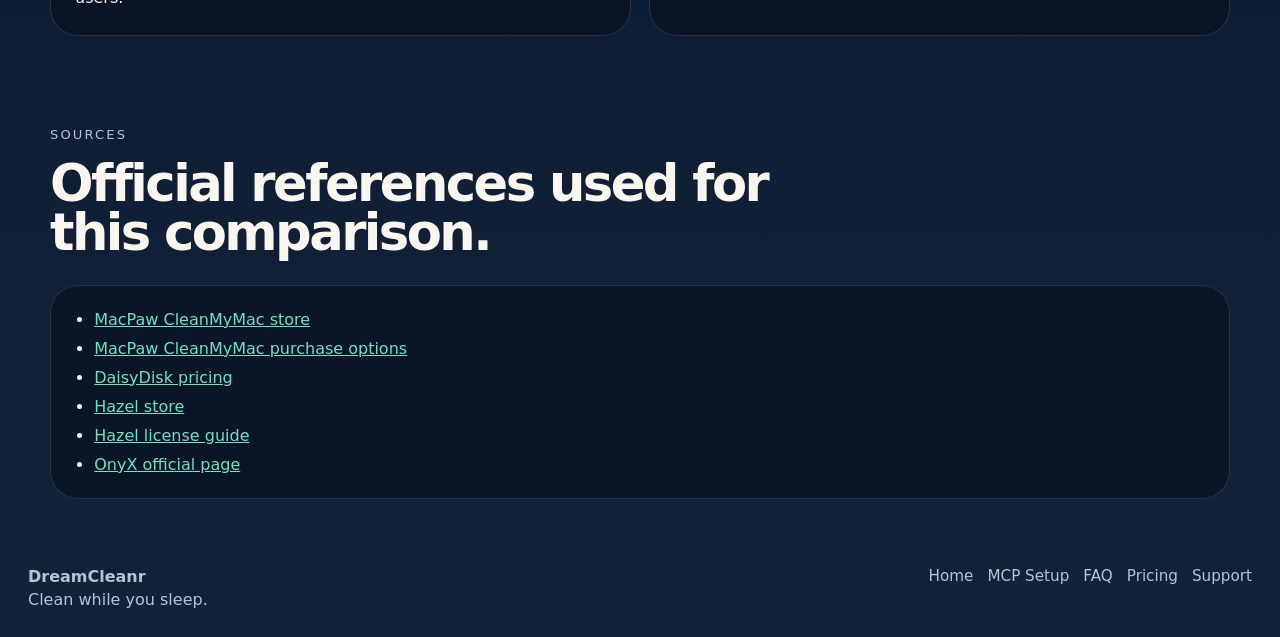
<file: site/compare-cleanmymac.html>
<!DOCTYPE html>
<html lang="en">
  <head>
    <meta charset="utf-8" />
    <meta name="viewport" content="width=device-width, initial-scale=1" />
    <title>DreamCleanr vs CleanMyMac</title>
    <meta
      name="description"
      content="A grounded comparison of DreamCleanr and CleanMyMac for AI-heavy and developer-heavy macOS workflows."
    />
    <link rel="canonical" href="https://jlsport18.github.io/DreamCleanr/compare-cleanmymac.html" />
    <meta name="robots" content="index,follow" />
    <meta name="theme-color" content="#0b1021" />
    <meta property="og:type" content="website" />
    <meta property="og:title" content="DreamCleanr vs CleanMyMac" />
    <meta
      property="og:description"
      content="Compare DreamCleanr's trust-first AI workflow cleanup with CleanMyMac's broader consumer-cleaner surface."
    />
    <meta property="og:url" content="https://jlsport18.github.io/DreamCleanr/compare-cleanmymac.html" />
    <meta property="og:image" content="https://jlsport18.github.io/DreamCleanr/logo.svg" />
    <link rel="icon" href="./logo.svg" type="image/svg+xml" />
    <link rel="stylesheet" href="./styles.css" />
  </head>
  <body>
    <div class="noise"></div>
    <header class="site-header">
      <a class="brand" href="./index.html" aria-label="DreamCleanr home">
        <img src="./logo.svg" alt="" />
        <div>
          <strong>DreamCleanr</strong>
          <span>Clean while you sleep</span>
        </div>
      </a>
      <nav>
        <a href="./index.html#install">Install</a>
        <a href="./mcp-setup.html">MCP Setup</a>
        <a href="./pricing.html">Pricing</a>
        <a href="./faq.html">FAQ</a>
        <a href="./privacy.html">Privacy</a>
      </nav>
    </header>

    <main>
      <section class="section">
        <div class="section-heading">
          <p class="eyebrow">Comparison</p>
          <h1 class="pricing-title">DreamCleanr vs CleanMyMac</h1>
          <p>
            DreamCleanr is not trying to replace every consumer Mac utility. It is the cleanup layer for AI and
            developer workflows on macOS, while CleanMyMac covers a broader consumer-maintenance lane.
          </p>
        </div>
      </section>

      <section class="section">
        <div class="comparison-grid">
          <article class="comparison-card">
            <span class="card-kicker">DreamCleanr</span>
            <h3>Best when your Mac is a developer workstation.</h3>
            <ul class="pill-list">
              <li>Local-first, preview-first cleanup</li>
              <li>Protected Docker, Claude, and Codex state by default</li>
              <li>Receipts, MCP integration, and scheduling ship free today</li>
              <li>Visibility-first path toward deeper Python, Node, and AI-tool intelligence</li>
              <li>Future Pro is a later one-time premium shell</li>
            </ul>
          </article>

          <article class="comparison-card">
            <span class="card-kicker">CleanMyMac</span>
            <h3>Best when you want a broader consumer cleaner today.</h3>
            <ul class="pill-list">
              <li>Broader all-purpose Mac maintenance surface</li>
              <li>Polished commercial app for general cleanup and monitoring</li>
              <li>Official purchase options include subscription and one-time lanes</li>
              <li>Less specific to AI and developer workflow safety</li>
              <li>Not GitHub-first and not centered on local MCP workflows</li>
            </ul>
          </article>
        </div>
      </section>

      <section class="section">
        <div class="comparison-grid">
          <article class="comparison-card">
            <span class="card-kicker">Where DreamCleanr is stronger</span>
            <h3>AI and developer workflow specificity.</h3>
            <p>DreamCleanr is built around Docker-aware cleanup, local receipts, preview-first MCP use, and protected AI state instead of broad consumer tuning claims.</p>
          </article>
          <article class="comparison-card">
            <span class="card-kicker">Where CleanMyMac is broader</span>
            <h3>General-purpose polish and commercial maturity.</h3>
            <p>CleanMyMac covers a wider consumer-maintenance lane today. DreamCleanr is earlier and narrower by design so it can stay more trustworthy for AI-heavy Macs.</p>
          </article>
        </div>
      </section>

      <section class="section">
        <div class="comparison-grid">
          <article class="comparison-card">
            <span class="card-kicker">Other alternatives</span>
            <h3>DaisyDisk, Hazel, and OnyX solve different jobs.</h3>
            <ul class="pill-list">
              <li>DaisyDisk is a focused disk-visualization utility.</li>
              <li>Hazel is a rule-driven automation tool with file-management depth.</li>
              <li>OnyX is a long-running free maintenance utility for power users.</li>
            </ul>
          </article>
          <article class="comparison-card">
            <span class="card-kicker">Grounding rule</span>
            <h3>No fake benchmarks, no inflated feature claims.</h3>
            <p>DreamCleanr should win by being safer and more specific for AI-heavy Macs, not by pretending it already ships deeper detector support than it does today.</p>
          </article>
        </div>
      </section>

      <section class="section">
        <div class="section-heading">
          <p class="eyebrow">Sources</p>
          <h2>Official references used for this comparison.</h2>
        </div>
        <div class="surface">
          <ul class="source-list">
            <li><a href="https://macpaw.com/store/cleanmymac">MacPaw CleanMyMac store</a></li>
            <li><a href="https://macpaw.com/support/cleanmymac/knowledgebase/purchase-options">MacPaw CleanMyMac purchase options</a></li>
            <li><a href="https://daisydiskapp.com/support/pricing/">DaisyDisk pricing</a></li>
            <li><a href="https://store.noodlesoft.com/">Hazel store</a></li>
            <li><a href="https://www.noodlesoft.com/kb/what-are-the-different-types-of-hazel-licenses/">Hazel license guide</a></li>
            <li><a href="https://titanium-software.fr/en/onyx.html">OnyX official page</a></li>
          </ul>
        </div>
      </section>
    </main>

    <footer class="site-footer">
      <div>
        <strong>DreamCleanr</strong>
        <span>Clean while you sleep.</span>
      </div>
      <nav>
        <a href="./index.html">Home</a>
        <a href="./mcp-setup.html">MCP Setup</a>
        <a href="./faq.html">FAQ</a>
        <a href="./pricing.html">Pricing</a>
        <a href="./support.html">Support</a>
      </nav>
    </footer>
  </body>
</html>
</file>
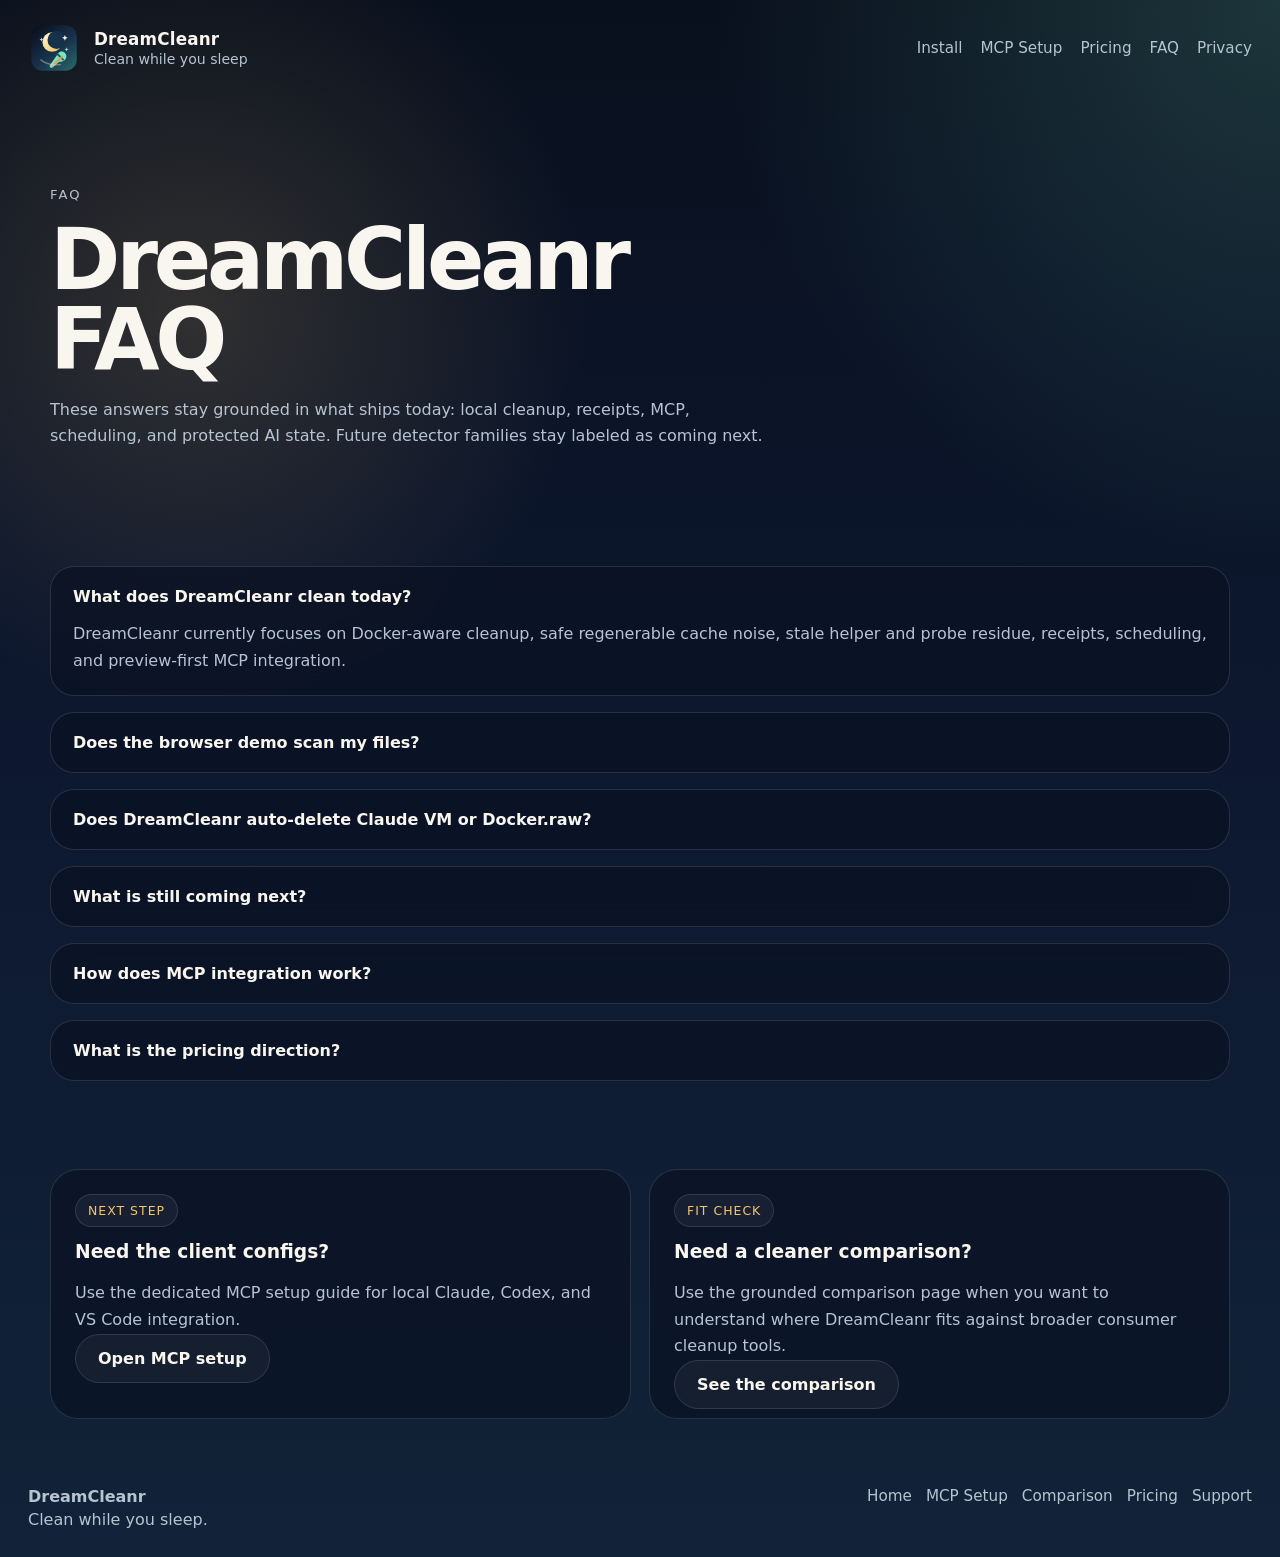
<file: site/faq.html>
<!DOCTYPE html>
<html lang="en">
  <head>
    <meta charset="utf-8" />
    <meta name="viewport" content="width=device-width, initial-scale=1" />
    <title>DreamCleanr FAQ</title>
    <meta
      name="description"
      content="Grounded answers about what DreamCleanr cleans today, how the local MCP server works, and what is still coming next."
    />
    <link rel="canonical" href="https://jlsport18.github.io/DreamCleanr/faq.html" />
    <meta name="robots" content="index,follow" />
    <meta name="theme-color" content="#0b1021" />
    <meta property="og:type" content="website" />
    <meta property="og:title" content="DreamCleanr FAQ" />
    <meta
      property="og:description"
      content="Get grounded answers about DreamCleanr's current cleanup surface, protected state, MCP setup, and pricing direction."
    />
    <meta property="og:url" content="https://jlsport18.github.io/DreamCleanr/faq.html" />
    <meta property="og:image" content="https://jlsport18.github.io/DreamCleanr/logo.svg" />
    <link rel="icon" href="./logo.svg" type="image/svg+xml" />
    <link rel="stylesheet" href="./styles.css" />
    <script type="application/ld+json">
      {
        "@context": "https://schema.org",
        "@type": "FAQPage",
        "mainEntity": [
          {
            "@type": "Question",
            "name": "What does DreamCleanr clean today?",
            "acceptedAnswer": {
              "@type": "Answer",
              "text": "DreamCleanr ships trust-first cleanup for Docker-aware noise, safe regenerable caches, stale helper and probe residue, receipts, scheduling, and a local preview-first MCP server."
            }
          },
          {
            "@type": "Question",
            "name": "Does the browser demo scan my files?",
            "acceptedAnswer": {
              "@type": "Answer",
              "text": "No. The homepage demo is a sample flow only. Real DreamCleanr scans happen locally through the CLI or MCP server after install."
            }
          },
          {
            "@type": "Question",
            "name": "Does DreamCleanr delete Claude VM or Docker.raw automatically?",
            "acceptedAnswer": {
              "@type": "Answer",
              "text": "No. DreamCleanr keeps Claude VM state, Docker raw VM storage, and protected Claude and Codex support roots out of default auto-delete."
            }
          },
          {
            "@type": "Question",
            "name": "Does DreamCleanr already clean Python, Node, Hugging Face, Ollama, and LM Studio artifacts?",
            "acceptedAnswer": {
              "@type": "Answer",
              "text": "Not yet. DreamCleanr exposes read-only detector visibility for those ecosystems today, but guided cleanup for those surfaces is still coming next."
            }
          },
          {
            "@type": "Question",
            "name": "How does the MCP setup work?",
            "acceptedAnswer": {
              "@type": "Answer",
              "text": "DreamCleanr runs as a local MCP server through python3 -m dreamcleanr.mcp_server and integrates with Claude, Codex, and VS Code using copy-pasteable local configs."
            }
          },
          {
            "@type": "Question",
            "name": "When does Pro become available?",
            "acceptedAnswer": {
              "@type": "Answer",
              "text": "Pro remains a later one-time premium macOS shell. The current product keeps the CLI, MCP server, receipts, and scheduling free while the premium shell is still in early-access planning."
            }
          }
        ]
      }
    </script>
  </head>
  <body>
    <div class="noise"></div>
    <header class="site-header">
      <a class="brand" href="./index.html" aria-label="DreamCleanr home">
        <img src="./logo.svg" alt="" />
        <div>
          <strong>DreamCleanr</strong>
          <span>Clean while you sleep</span>
        </div>
      </a>
      <nav>
        <a href="./index.html#install">Install</a>
        <a href="./mcp-setup.html">MCP Setup</a>
        <a href="./pricing.html">Pricing</a>
        <a href="./faq.html">FAQ</a>
        <a href="./privacy.html">Privacy</a>
      </nav>
    </header>

    <main>
      <section class="section">
        <div class="section-heading">
          <p class="eyebrow">FAQ</p>
          <h1 class="pricing-title">DreamCleanr FAQ</h1>
          <p>
            These answers stay grounded in what ships today: local cleanup, receipts, MCP, scheduling, and protected
            AI state. Future detector families stay labeled as coming next.
          </p>
        </div>
      </section>

      <section class="section">
        <div class="faq-list">
          <details class="faq-item" open>
            <summary>What does DreamCleanr clean today?</summary>
            <p>DreamCleanr currently focuses on Docker-aware cleanup, safe regenerable cache noise, stale helper and probe residue, receipts, scheduling, and preview-first MCP integration.</p>
          </details>
          <details class="faq-item">
            <summary>Does the browser demo scan my files?</summary>
            <p>No. The homepage demo is a sample flow. Real scans happen locally after install through the CLI or the local MCP server.</p>
          </details>
          <details class="faq-item">
            <summary>Does DreamCleanr auto-delete Claude VM or Docker.raw?</summary>
            <p>No. DreamCleanr protects the Claude VM bundle, Docker raw VM storage, and protected Claude and Codex support roots by default.</p>
          </details>
          <details class="faq-item">
            <summary>What is still coming next?</summary>
            <p>Python, Node, Hugging Face, Ollama, and LM Studio detector support is still coming next. The current product exposes visibility for those surfaces, but it does not market guided cleanup for them as already shipped.</p>
          </details>
          <details class="faq-item">
            <summary>How does MCP integration work?</summary>
            <p>DreamCleanr runs as a local MCP server through <code>python3 -m dreamcleanr.mcp_server</code> and publishes copy-pasteable configs for Claude, Codex, and VS Code.</p>
          </details>
          <details class="faq-item">
            <summary>What is the pricing direction?</summary>
            <p>Community stays free. Pro remains a later one-time premium macOS shell, and Team remains a later pilot. There is no live subscription checkout in the current product.</p>
          </details>
        </div>
      </section>

      <section class="section">
        <div class="comparison-grid">
          <article class="comparison-card">
            <span class="card-kicker">Next step</span>
            <h3>Need the client configs?</h3>
            <p>Use the dedicated MCP setup guide for local Claude, Codex, and VS Code integration.</p>
            <a class="button ghost" href="./mcp-setup.html">Open MCP setup</a>
          </article>
          <article class="comparison-card">
            <span class="card-kicker">Fit check</span>
            <h3>Need a cleaner comparison?</h3>
            <p>Use the grounded comparison page when you want to understand where DreamCleanr fits against broader consumer cleanup tools.</p>
            <a class="button ghost" href="./compare-cleanmymac.html">See the comparison</a>
          </article>
        </div>
      </section>
    </main>

    <footer class="site-footer">
      <div>
        <strong>DreamCleanr</strong>
        <span>Clean while you sleep.</span>
      </div>
      <nav>
        <a href="./index.html">Home</a>
        <a href="./mcp-setup.html">MCP Setup</a>
        <a href="./compare-cleanmymac.html">Comparison</a>
        <a href="./pricing.html">Pricing</a>
        <a href="./support.html">Support</a>
      </nav>
    </footer>
  </body>
</html>
</file>
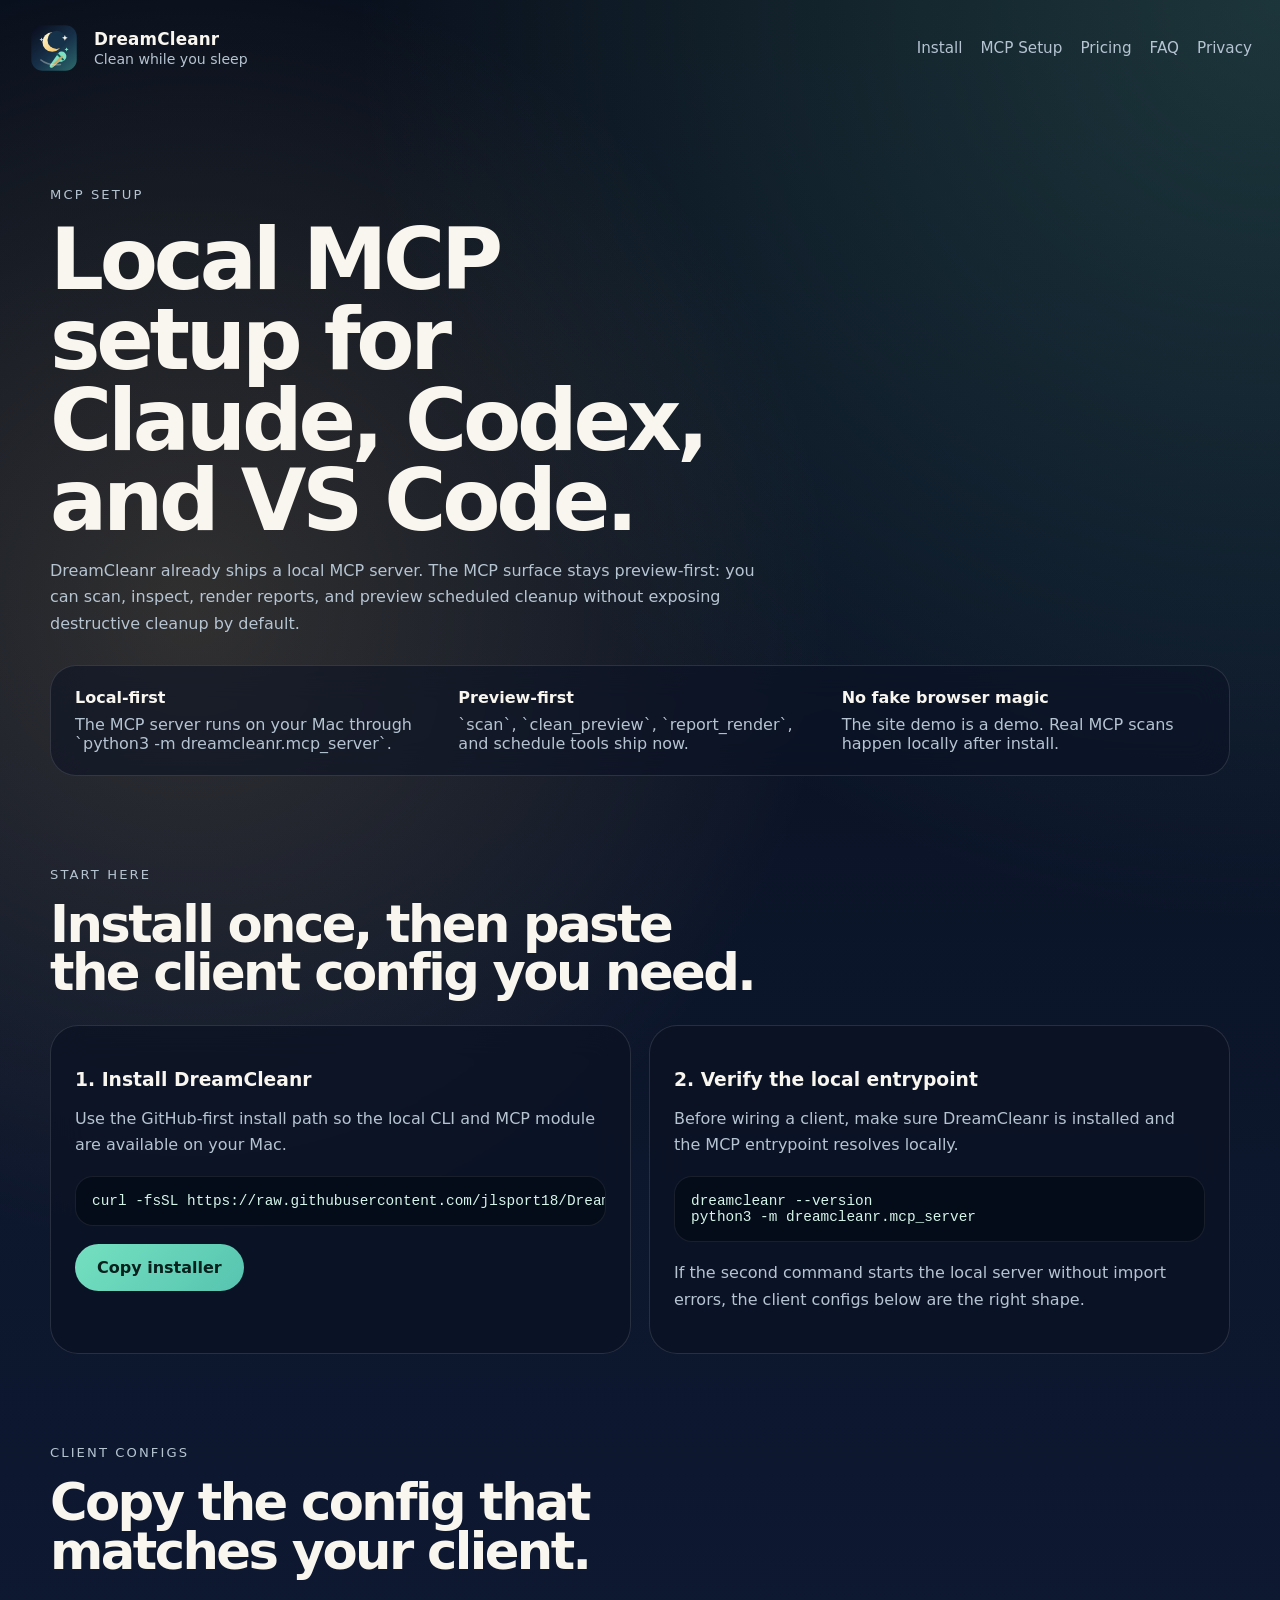
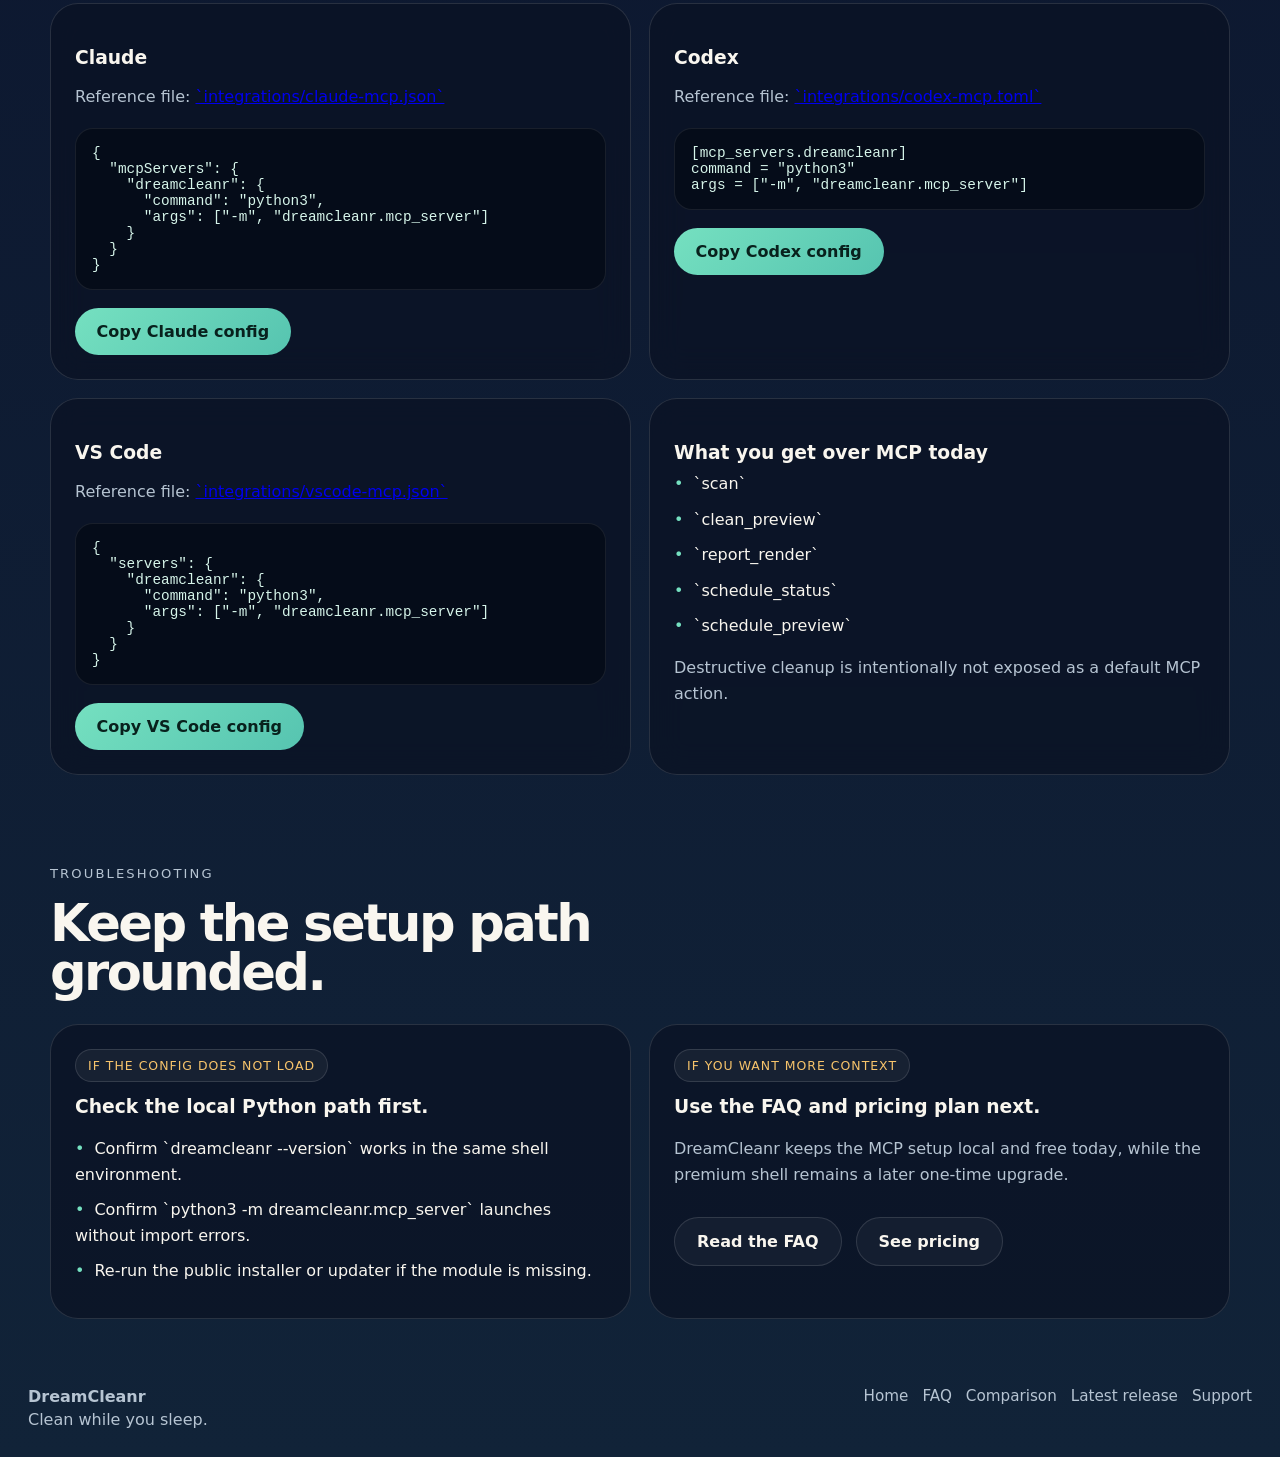
<file: site/mcp-setup.html>
<!DOCTYPE html>
<html lang="en">
  <head>
    <meta charset="utf-8" />
    <meta name="viewport" content="width=device-width, initial-scale=1" />
    <title>DreamCleanr MCP Setup | Claude, Codex, and VS Code</title>
    <meta
      name="description"
      content="Set up DreamCleanr as a local MCP tool for Claude, Codex, and VS Code with grounded, preview-first configs."
    />
    <link rel="canonical" href="https://jlsport18.github.io/DreamCleanr/mcp-setup.html" />
    <meta name="robots" content="index,follow" />
    <meta name="theme-color" content="#0b1021" />
    <meta property="og:type" content="website" />
    <meta property="og:title" content="DreamCleanr MCP Setup" />
    <meta
      property="og:description"
      content="Copy-paste DreamCleanr MCP configs for Claude, Codex, and VS Code. Keep cleanup preview-first and local."
    />
    <meta property="og:url" content="https://jlsport18.github.io/DreamCleanr/mcp-setup.html" />
    <meta property="og:image" content="https://jlsport18.github.io/DreamCleanr/logo.svg" />
    <link rel="icon" href="./logo.svg" type="image/svg+xml" />
    <link rel="stylesheet" href="./styles.css" />
  </head>
  <body>
    <div class="noise"></div>
    <header class="site-header">
      <a class="brand" href="./index.html" aria-label="DreamCleanr home">
        <img src="./logo.svg" alt="" />
        <div>
          <strong>DreamCleanr</strong>
          <span>Clean while you sleep</span>
        </div>
      </a>
      <nav>
        <a href="./index.html#install">Install</a>
        <a href="./mcp-setup.html">MCP Setup</a>
        <a href="./pricing.html">Pricing</a>
        <a href="./faq.html">FAQ</a>
        <a href="./privacy.html">Privacy</a>
      </nav>
    </header>

    <main>
      <section class="section">
        <div class="section-heading">
          <p class="eyebrow">MCP Setup</p>
          <h1 class="pricing-title">Local MCP setup for Claude, Codex, and VS Code.</h1>
          <p>
            DreamCleanr already ships a local MCP server. The MCP surface stays preview-first: you can scan, inspect,
            render reports, and preview scheduled cleanup without exposing destructive cleanup by default.
          </p>
        </div>

        <div class="support-strip">
          <div>
            <strong>Local-first</strong>
            <span>The MCP server runs on your Mac through `python3 -m dreamcleanr.mcp_server`.</span>
          </div>
          <div>
            <strong>Preview-first</strong>
            <span>`scan`, `clean_preview`, `report_render`, and schedule tools ship now.</span>
          </div>
          <div>
            <strong>No fake browser magic</strong>
            <span>The site demo is a demo. Real MCP scans happen locally after install.</span>
          </div>
        </div>
      </section>

      <section class="section">
        <div class="section-heading">
          <p class="eyebrow">Start here</p>
          <h2>Install once, then paste the client config you need.</h2>
        </div>

        <div class="surface-grid">
          <article class="surface">
            <h3>1. Install DreamCleanr</h3>
            <p>Use the GitHub-first install path so the local CLI and MCP module are available on your Mac.</p>
            <pre><code>curl -fsSL https://raw.githubusercontent.com/jlsport18/DreamCleanr/main/scripts/install.sh | bash</code></pre>
            <button class="copy" data-copy="curl -fsSL https://raw.githubusercontent.com/jlsport18/DreamCleanr/main/scripts/install.sh | bash">Copy installer</button>
          </article>
          <article class="surface">
            <h3>2. Verify the local entrypoint</h3>
            <p>Before wiring a client, make sure DreamCleanr is installed and the MCP entrypoint resolves locally.</p>
            <pre><code>dreamcleanr --version
python3 -m dreamcleanr.mcp_server</code></pre>
            <p>If the second command starts the local server without import errors, the client configs below are the right shape.</p>
          </article>
        </div>
      </section>

      <section class="section">
        <div class="section-heading">
          <p class="eyebrow">Client configs</p>
          <h2>Copy the config that matches your client.</h2>
        </div>

        <div class="surface-grid">
          <article class="surface">
            <h3>Claude</h3>
            <p>Reference file: <a href="https://github.com/jlsport18/DreamCleanr/blob/main/integrations/claude-mcp.json">`integrations/claude-mcp.json`</a></p>
            <pre><code>{
  "mcpServers": {
    "dreamcleanr": {
      "command": "python3",
      "args": ["-m", "dreamcleanr.mcp_server"]
    }
  }
}</code></pre>
            <button class="copy" data-copy='{"mcpServers":{"dreamcleanr":{"command":"python3","args":["-m","dreamcleanr.mcp_server"]}}}'>Copy Claude config</button>
          </article>

          <article class="surface">
            <h3>Codex</h3>
            <p>Reference file: <a href="https://github.com/jlsport18/DreamCleanr/blob/main/integrations/codex-mcp.toml">`integrations/codex-mcp.toml`</a></p>
            <pre><code>[mcp_servers.dreamcleanr]
command = "python3"
args = ["-m", "dreamcleanr.mcp_server"]</code></pre>
            <button class="copy" data-copy='[mcp_servers.dreamcleanr]
command = "python3"
args = ["-m", "dreamcleanr.mcp_server"]'>Copy Codex config</button>
          </article>

          <article class="surface">
            <h3>VS Code</h3>
            <p>Reference file: <a href="https://github.com/jlsport18/DreamCleanr/blob/main/integrations/vscode-mcp.json">`integrations/vscode-mcp.json`</a></p>
            <pre><code>{
  "servers": {
    "dreamcleanr": {
      "command": "python3",
      "args": ["-m", "dreamcleanr.mcp_server"]
    }
  }
}</code></pre>
            <button class="copy" data-copy='{"servers":{"dreamcleanr":{"command":"python3","args":["-m","dreamcleanr.mcp_server"]}}}'>Copy VS Code config</button>
          </article>

          <article class="surface">
            <h3>What you get over MCP today</h3>
            <ul class="pill-list">
              <li>`scan`</li>
              <li>`clean_preview`</li>
              <li>`report_render`</li>
              <li>`schedule_status`</li>
              <li>`schedule_preview`</li>
            </ul>
            <p>Destructive cleanup is intentionally not exposed as a default MCP action.</p>
          </article>
        </div>
      </section>

      <section class="section">
        <div class="section-heading">
          <p class="eyebrow">Troubleshooting</p>
          <h2>Keep the setup path grounded.</h2>
        </div>

        <div class="comparison-grid">
          <article class="comparison-card">
            <span class="card-kicker">If the config does not load</span>
            <h3>Check the local Python path first.</h3>
            <ul class="pill-list">
              <li>Confirm `dreamcleanr --version` works in the same shell environment.</li>
              <li>Confirm `python3 -m dreamcleanr.mcp_server` launches without import errors.</li>
              <li>Re-run the public installer or updater if the module is missing.</li>
            </ul>
          </article>
          <article class="comparison-card">
            <span class="card-kicker">If you want more context</span>
            <h3>Use the FAQ and pricing plan next.</h3>
            <p>DreamCleanr keeps the MCP setup local and free today, while the premium shell remains a later one-time upgrade.</p>
            <div class="hero-actions">
              <a class="button ghost" href="./faq.html">Read the FAQ</a>
              <a class="button ghost" href="./pricing.html">See pricing</a>
            </div>
          </article>
        </div>
      </section>
    </main>

    <footer class="site-footer">
      <div>
        <strong>DreamCleanr</strong>
        <span>Clean while you sleep.</span>
      </div>
      <nav>
        <a href="./index.html">Home</a>
        <a href="./faq.html">FAQ</a>
        <a href="./compare-cleanmymac.html">Comparison</a>
        <a href="https://github.com/jlsport18/DreamCleanr/releases/latest">Latest release</a>
        <a href="./support.html">Support</a>
      </nav>
    </footer>

    <script src="./app.js"></script>
  </body>
</html>
</file>
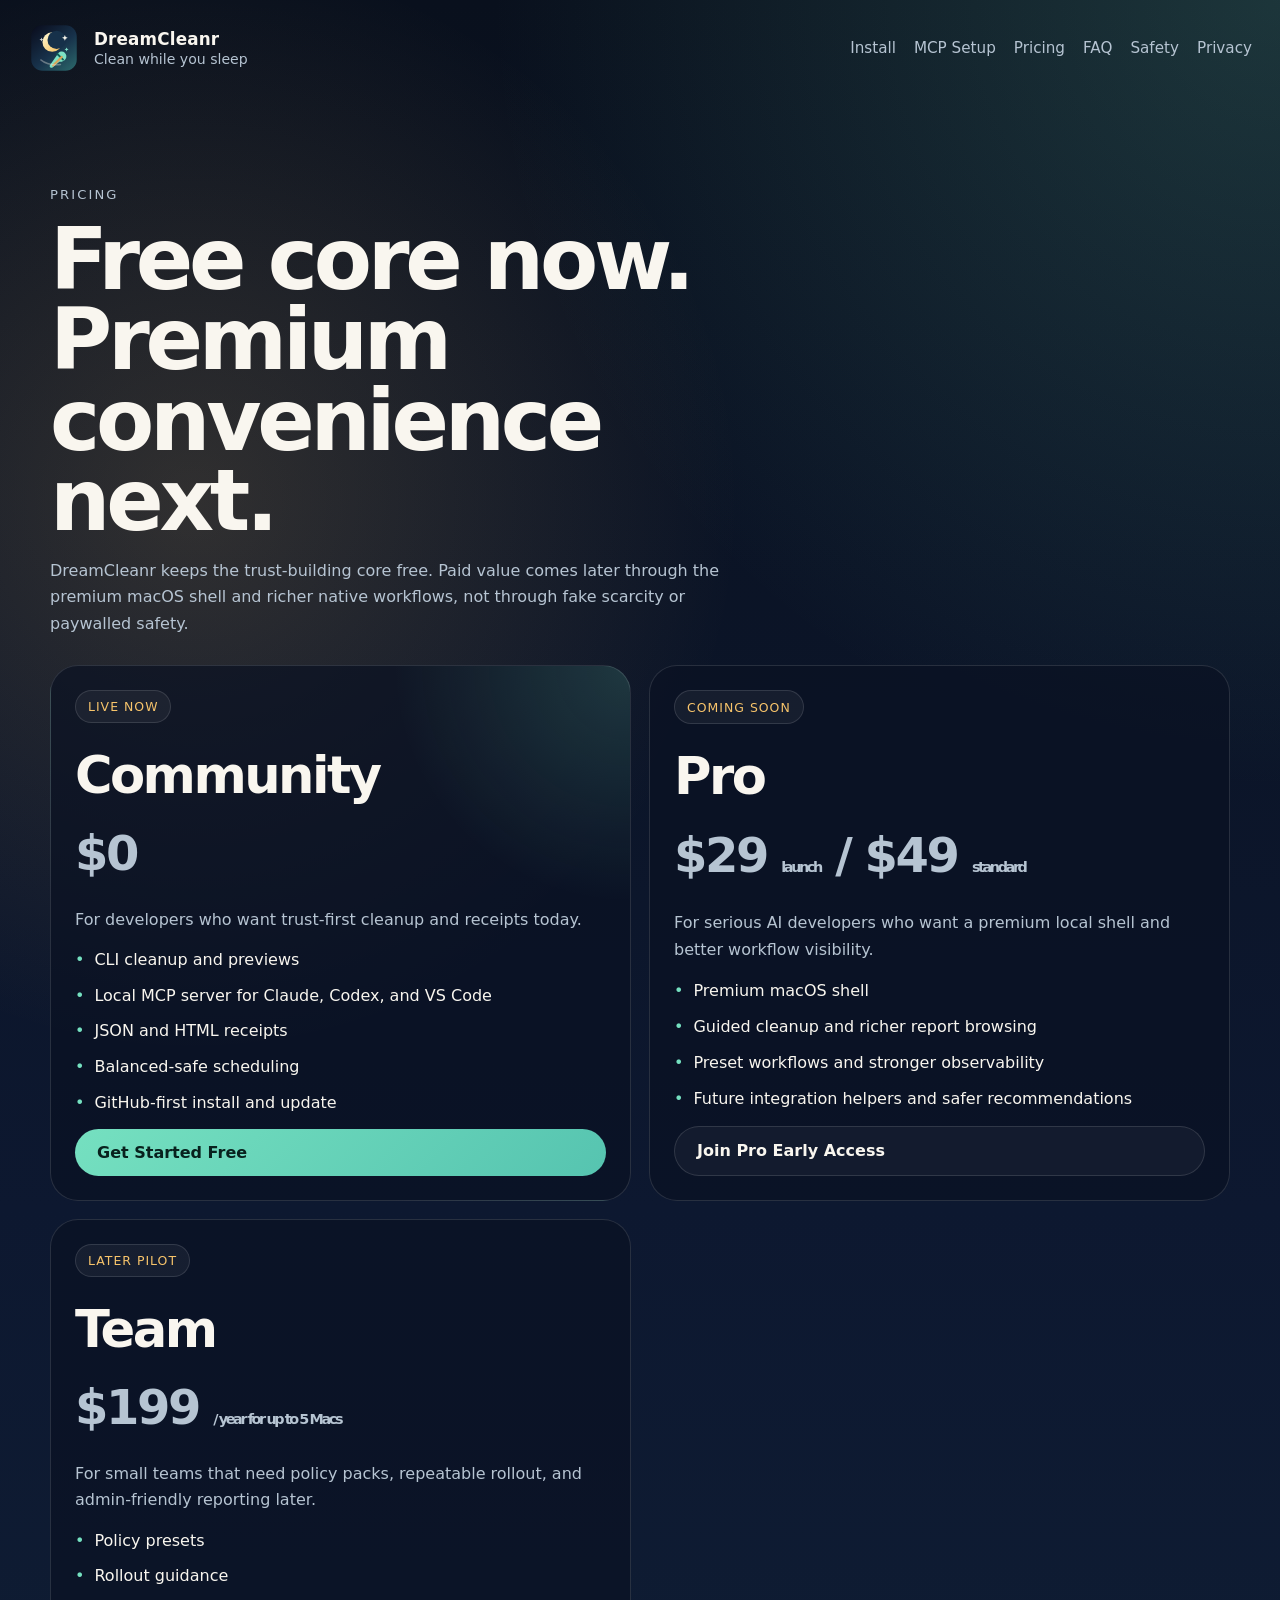
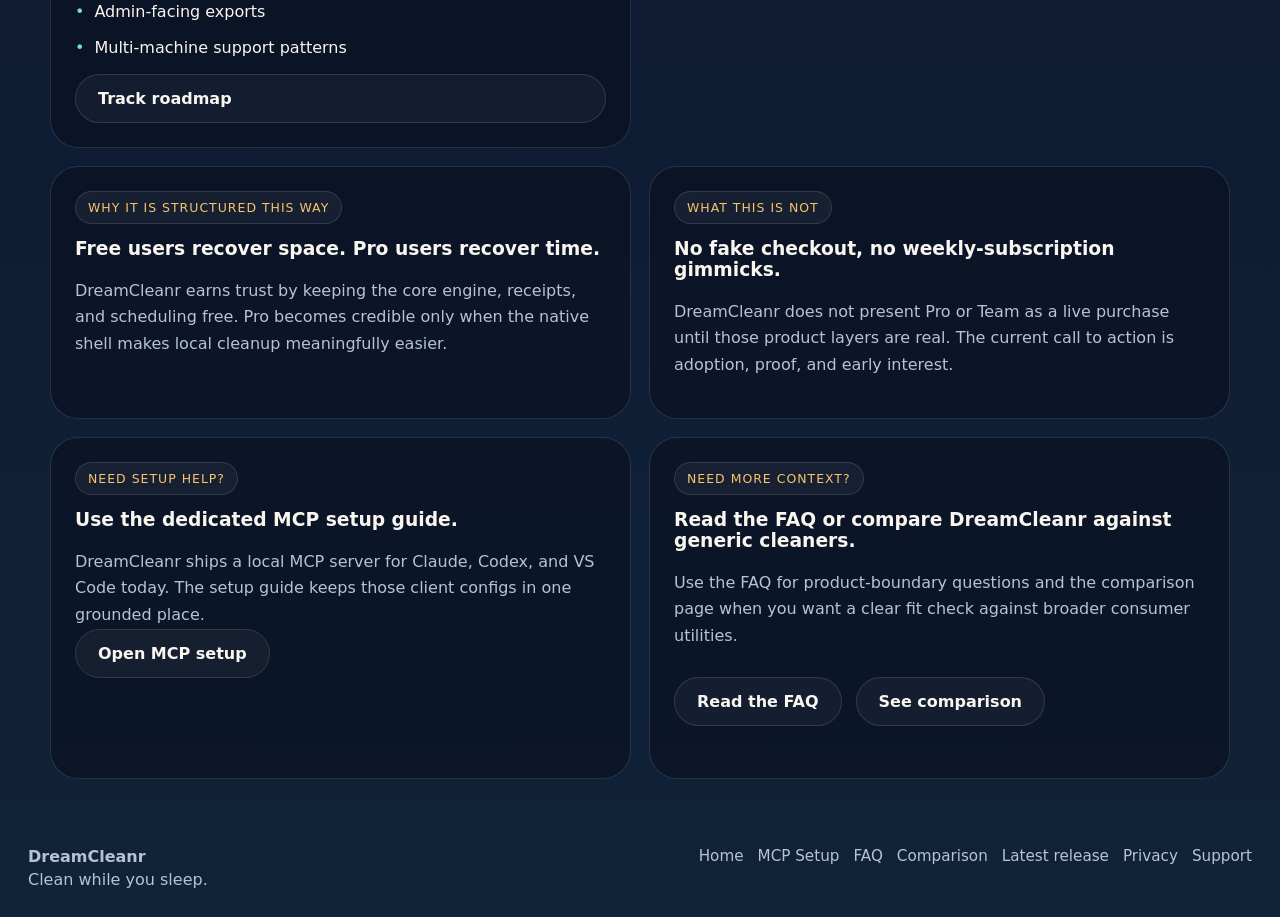
<file: site/pricing.html>
<!DOCTYPE html>
<html lang="en">
  <head>
    <meta charset="utf-8" />
    <meta name="viewport" content="width=device-width, initial-scale=1" />
    <title>DreamCleanr Pricing | Community, Pro, and Team</title>
    <meta
      name="description"
      content="DreamCleanr pricing stays grounded: free Community today, one-time Pro coming with the premium macOS shell, and a later Team pilot."
    />
    <link rel="canonical" href="https://jlsport18.github.io/DreamCleanr/pricing.html" />
    <meta name="robots" content="index,follow" />
    <meta name="theme-color" content="#0b1021" />
    <meta property="og:type" content="website" />
    <meta property="og:title" content="DreamCleanr Pricing" />
    <meta
      property="og:description"
      content="Free core now, premium macOS shell later, and a Team pilot after repeated team demand."
    />
    <meta property="og:url" content="https://jlsport18.github.io/DreamCleanr/pricing.html" />
    <meta property="og:image" content="https://jlsport18.github.io/DreamCleanr/logo.svg" />
    <link rel="icon" href="./logo.svg" type="image/svg+xml" />
    <link rel="stylesheet" href="./styles.css" />
  </head>
  <body>
    <div class="noise"></div>
    <header class="site-header">
      <a class="brand" href="./index.html" aria-label="DreamCleanr home">
        <img src="./logo.svg" alt="" />
        <div>
          <strong>DreamCleanr</strong>
          <span>Clean while you sleep</span>
        </div>
      </a>
      <nav>
        <a href="./index.html#install">Install</a>
        <a href="./mcp-setup.html">MCP Setup</a>
        <a href="./pricing.html">Pricing</a>
        <a href="./faq.html">FAQ</a>
        <a href="./index.html#safety">Safety</a>
        <a href="./privacy.html">Privacy</a>
      </nav>
    </header>

    <main>
      <section class="section">
        <div class="section-heading">
          <p class="eyebrow">Pricing</p>
          <h1 class="pricing-title">Free core now. Premium convenience next.</h1>
          <p>
            DreamCleanr keeps the trust-building core free. Paid value comes later through the premium macOS shell and
            richer native workflows, not through fake scarcity or paywalled safety.
          </p>
        </div>

        <div class="pricing-grid">
          <article class="tier tier-live">
            <span class="tier-badge">Live now</span>
            <h2>Community</h2>
            <p class="tier-price">$0</p>
            <p class="tier-subhead">For developers who want trust-first cleanup and receipts today.</p>
            <ul class="pill-list">
              <li>CLI cleanup and previews</li>
              <li>Local MCP server for Claude, Codex, and VS Code</li>
              <li>JSON and HTML receipts</li>
              <li>Balanced-safe scheduling</li>
              <li>GitHub-first install and update</li>
            </ul>
            <a class="button primary" href="./index.html#install">Get Started Free</a>
          </article>

          <article class="tier tier-coming">
            <span class="tier-badge">Coming soon</span>
            <h2>Pro</h2>
            <p class="tier-price">$29 <small>launch</small> / $49 <small>standard</small></p>
            <p class="tier-subhead">For serious AI developers who want a premium local shell and better workflow visibility.</p>
            <ul class="pill-list">
              <li>Premium macOS shell</li>
              <li>Guided cleanup and richer report browsing</li>
              <li>Preset workflows and stronger observability</li>
              <li>Future integration helpers and safer recommendations</li>
            </ul>
            <a class="button ghost" href="https://github.com/jlsport18/DreamCleanr/issues/new?template=pro-interest.yml">Join Pro Early Access</a>
          </article>

          <article class="tier tier-coming">
            <span class="tier-badge">Later pilot</span>
            <h2>Team</h2>
            <p class="tier-price">$199 <small>/ year for up to 5 Macs</small></p>
            <p class="tier-subhead">For small teams that need policy packs, repeatable rollout, and admin-friendly reporting later.</p>
            <ul class="pill-list">
              <li>Policy presets</li>
              <li>Rollout guidance</li>
              <li>Admin-facing exports</li>
              <li>Multi-machine support patterns</li>
            </ul>
            <a class="button ghost" href="https://github.com/jlsport18/DreamCleanr/issues">Track roadmap</a>
          </article>
        </div>

        <div class="comparison-grid pricing-notes">
          <article class="comparison-card">
            <span class="card-kicker">Why it is structured this way</span>
            <h3>Free users recover space. Pro users recover time.</h3>
            <p>
              DreamCleanr earns trust by keeping the core engine, receipts, and scheduling free. Pro becomes credible
              only when the native shell makes local cleanup meaningfully easier.
            </p>
          </article>
          <article class="comparison-card">
            <span class="card-kicker">What this is not</span>
            <h3>No fake checkout, no weekly-subscription gimmicks.</h3>
            <p>
              DreamCleanr does not present Pro or Team as a live purchase until those product layers are real. The
              current call to action is adoption, proof, and early interest.
            </p>
          </article>
        </div>

        <div class="comparison-grid pricing-notes">
          <article class="comparison-card">
            <span class="card-kicker">Need setup help?</span>
            <h3>Use the dedicated MCP setup guide.</h3>
            <p>
              DreamCleanr ships a local MCP server for Claude, Codex, and VS Code today. The setup guide keeps those
              client configs in one grounded place.
            </p>
            <a class="button ghost" href="./mcp-setup.html">Open MCP setup</a>
          </article>
          <article class="comparison-card">
            <span class="card-kicker">Need more context?</span>
            <h3>Read the FAQ or compare DreamCleanr against generic cleaners.</h3>
            <p>
              Use the FAQ for product-boundary questions and the comparison page when you want a clear fit check
              against broader consumer utilities.
            </p>
            <div class="hero-actions">
              <a class="button ghost" href="./faq.html">Read the FAQ</a>
              <a class="button ghost" href="./compare-cleanmymac.html">See comparison</a>
            </div>
          </article>
        </div>
      </section>
    </main>

    <footer class="site-footer">
      <div>
        <strong>DreamCleanr</strong>
        <span>Clean while you sleep.</span>
      </div>
      <nav>
        <a href="./index.html">Home</a>
        <a href="./mcp-setup.html">MCP Setup</a>
        <a href="./faq.html">FAQ</a>
        <a href="./compare-cleanmymac.html">Comparison</a>
        <a href="https://github.com/jlsport18/DreamCleanr/releases/latest">Latest release</a>
        <a href="./privacy.html">Privacy</a>
        <a href="./support.html">Support</a>
      </nav>
    </footer>
  </body>
</html>
</file>
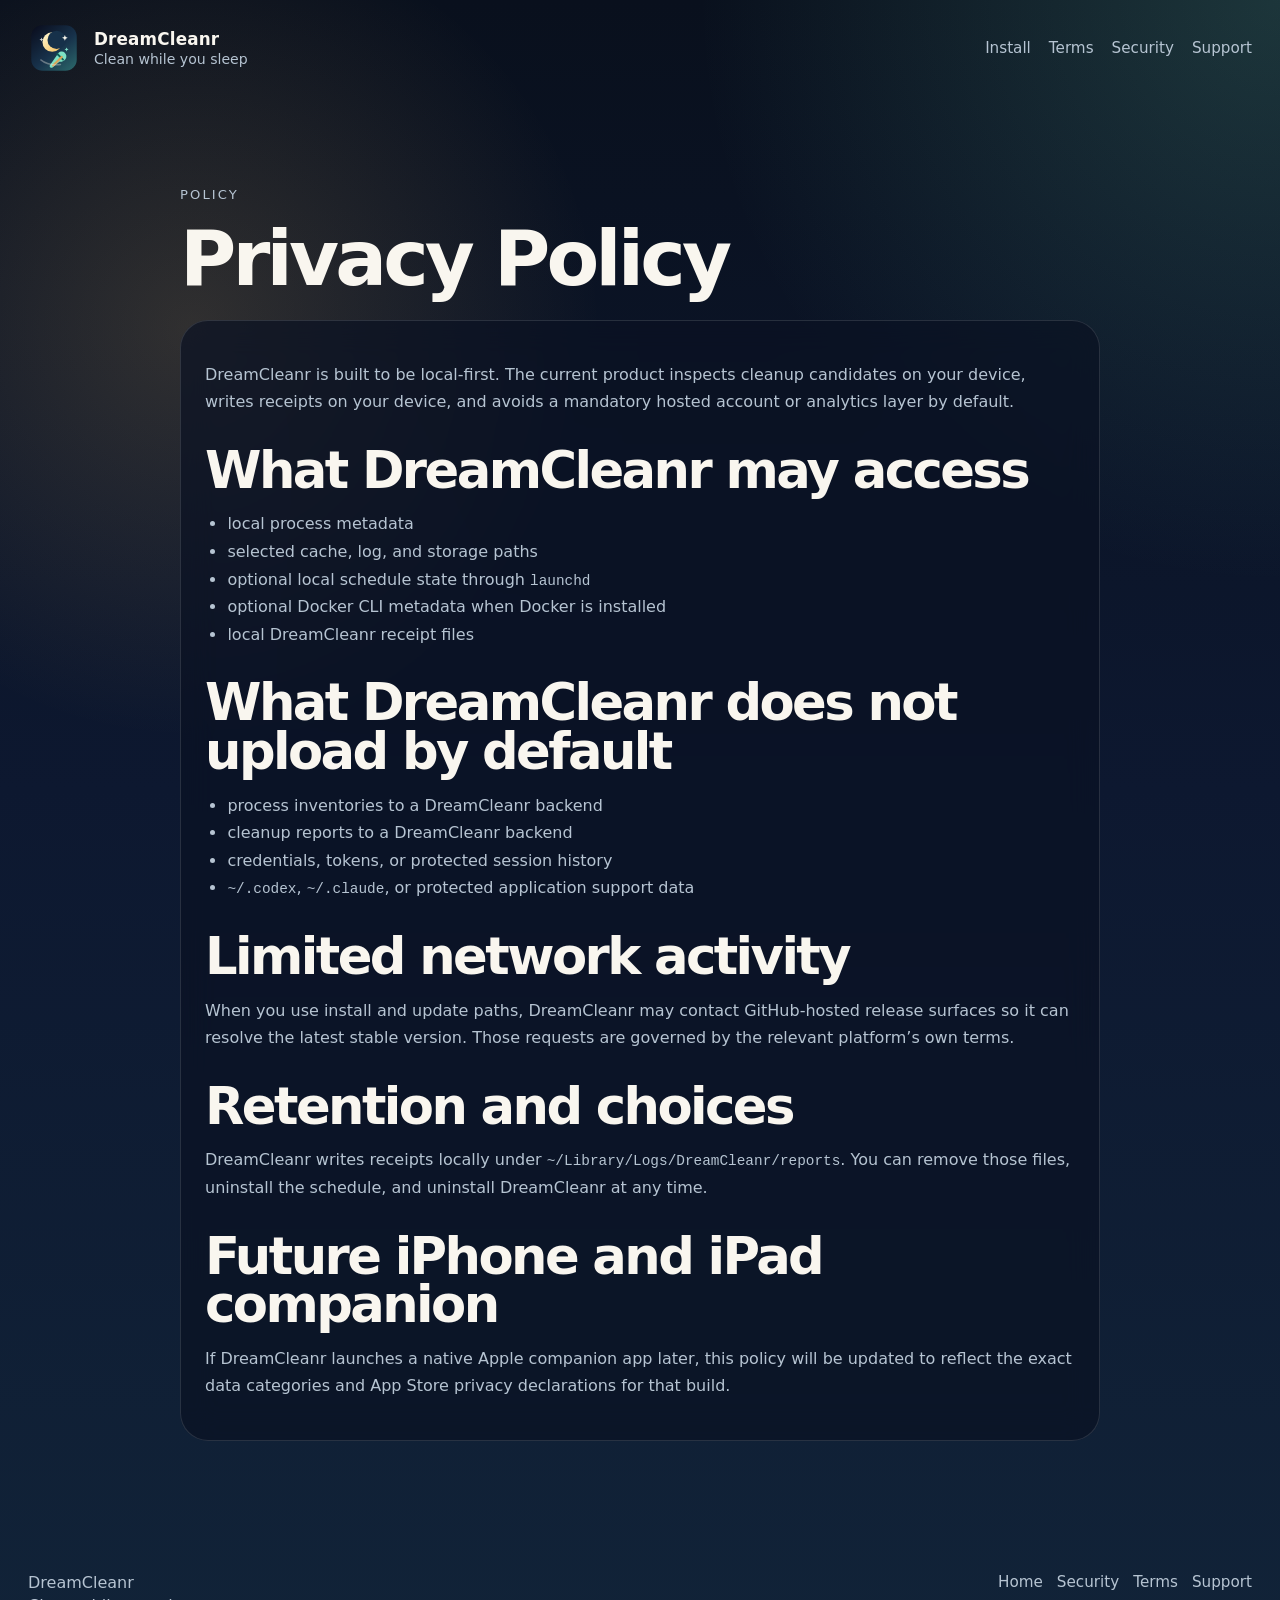
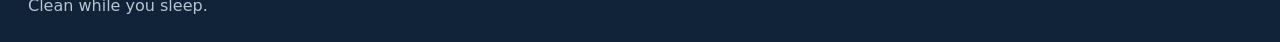
<file: site/privacy.html>
<!DOCTYPE html>
<html lang="en">
  <head>
    <meta charset="utf-8" />
    <meta name="viewport" content="width=device-width, initial-scale=1" />
    <title>DreamCleanr Privacy Policy</title>
    <meta
      name="description"
      content="DreamCleanr privacy policy for the local-first cleanup tool and future Apple companion surfaces."
    />
    <meta name="robots" content="index,follow" />
    <link rel="canonical" href="https://jlsport18.github.io/DreamCleanr/privacy.html" />
    <link rel="icon" href="./logo.svg" type="image/svg+xml" />
    <link rel="stylesheet" href="./styles.css" />
  </head>
  <body class="docs-page">
    <div class="noise"></div>
    <header class="site-header">
      <a class="brand" href="./index.html" aria-label="DreamCleanr home">
        <img src="./logo.svg" alt="" />
        <div>
          <strong>DreamCleanr</strong>
          <span>Clean while you sleep</span>
        </div>
      </a>
      <nav>
        <a href="./index.html#install">Install</a>
        <a href="./terms.html">Terms</a>
        <a href="./security.html">Security</a>
        <a href="./support.html">Support</a>
      </nav>
    </header>

    <main>
      <section class="section prose">
        <p class="eyebrow">Policy</p>
        <h1>Privacy Policy</h1>
        <div class="policy-card">
          <p>
            DreamCleanr is built to be local-first. The current product inspects cleanup candidates on your device,
            writes receipts on your device, and avoids a mandatory hosted account or analytics layer by default.
          </p>

          <h2>What DreamCleanr may access</h2>
          <ul>
            <li>local process metadata</li>
            <li>selected cache, log, and storage paths</li>
            <li>optional local schedule state through <code>launchd</code></li>
            <li>optional Docker CLI metadata when Docker is installed</li>
            <li>local DreamCleanr receipt files</li>
          </ul>

          <h2>What DreamCleanr does not upload by default</h2>
          <ul>
            <li>process inventories to a DreamCleanr backend</li>
            <li>cleanup reports to a DreamCleanr backend</li>
            <li>credentials, tokens, or protected session history</li>
            <li><code>~/.codex</code>, <code>~/.claude</code>, or protected application support data</li>
          </ul>

          <h2>Limited network activity</h2>
          <p>
            When you use install and update paths, DreamCleanr may contact GitHub-hosted release surfaces so it can
            resolve the latest stable version. Those requests are governed by the relevant platform’s own terms.
          </p>

          <h2>Retention and choices</h2>
          <p>
            DreamCleanr writes receipts locally under
            <code>~/Library/Logs/DreamCleanr/reports</code>. You can remove those files, uninstall the schedule, and
            uninstall DreamCleanr at any time.
          </p>

          <h2>Future iPhone and iPad companion</h2>
          <p>
            If DreamCleanr launches a native Apple companion app later, this policy will be updated to reflect the
            exact data categories and App Store privacy declarations for that build.
          </p>
        </div>
      </section>
    </main>

    <footer class="site-footer">
      <div>
        <span>DreamCleanr</span>
        <span>Clean while you sleep.</span>
      </div>
      <nav aria-label="Policy and support">
        <a href="./index.html">Home</a>
        <a href="./security.html">Security</a>
        <a href="./terms.html">Terms</a>
        <a href="./support.html">Support</a>
      </nav>
    </footer>
  </body>
</html>
</file>
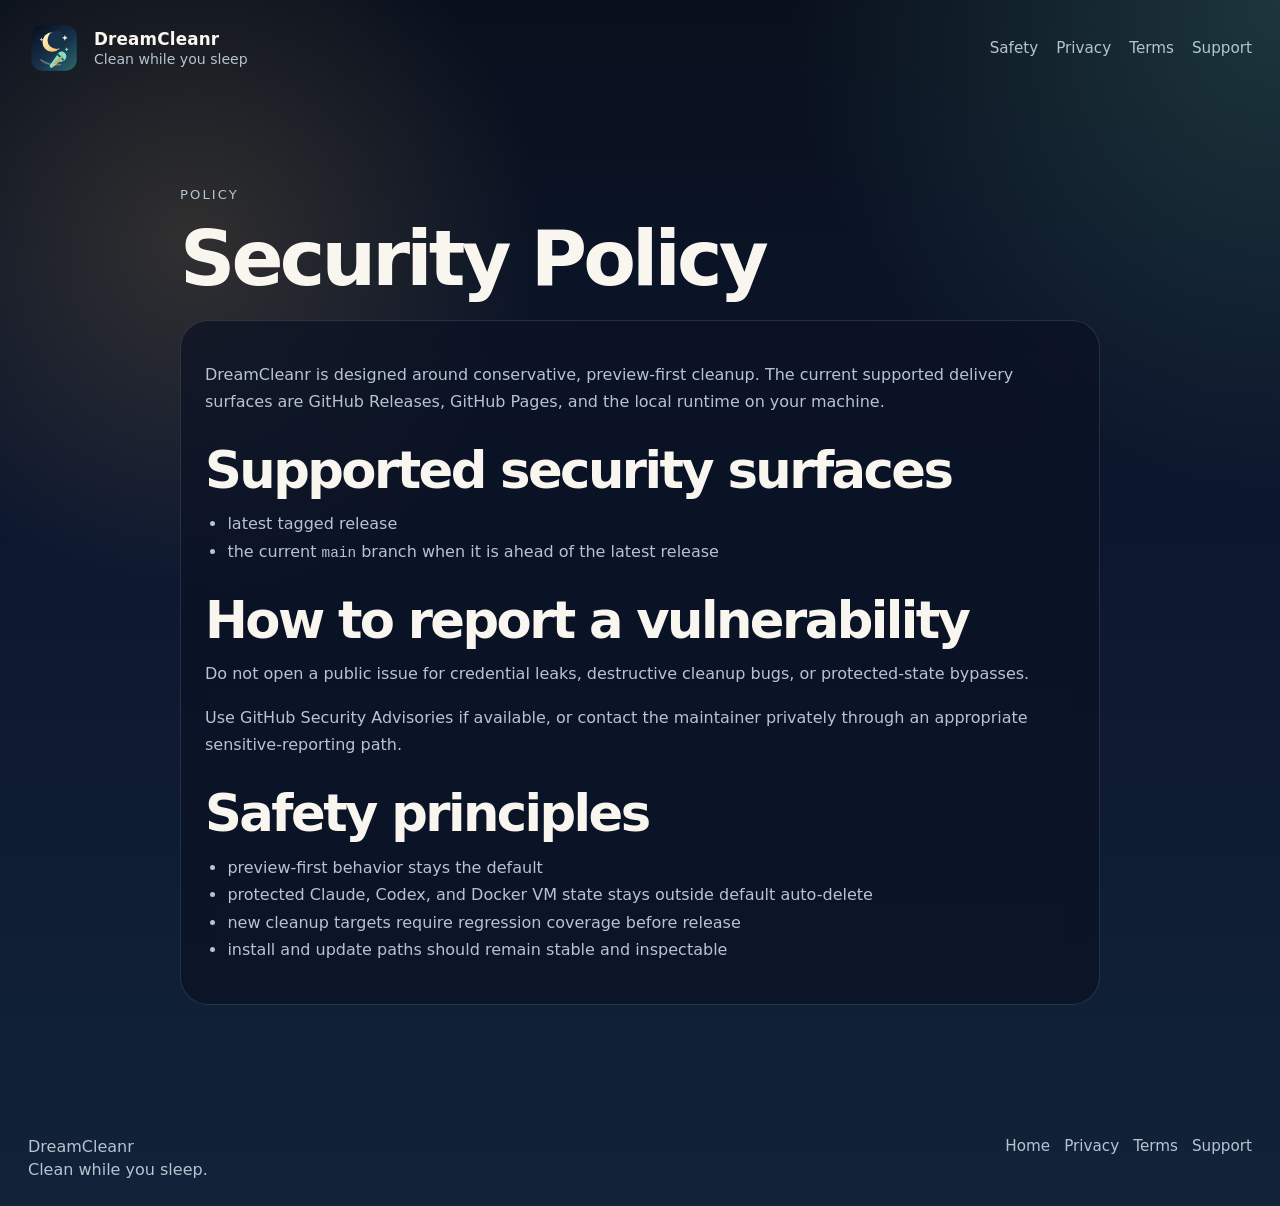
<file: site/security.html>
<!DOCTYPE html>
<html lang="en">
  <head>
    <meta charset="utf-8" />
    <meta name="viewport" content="width=device-width, initial-scale=1" />
    <title>DreamCleanr Security Policy</title>
    <meta
      name="description"
      content="DreamCleanr security policy covering safe-use, disclosure, and conservative cleanup principles."
    />
    <meta name="robots" content="index,follow" />
    <link rel="canonical" href="https://jlsport18.github.io/DreamCleanr/security.html" />
    <link rel="icon" href="./logo.svg" type="image/svg+xml" />
    <link rel="stylesheet" href="./styles.css" />
  </head>
  <body class="docs-page">
    <div class="noise"></div>
    <header class="site-header">
      <a class="brand" href="./index.html" aria-label="DreamCleanr home">
        <img src="./logo.svg" alt="" />
        <div>
          <strong>DreamCleanr</strong>
          <span>Clean while you sleep</span>
        </div>
      </a>
      <nav>
        <a href="./index.html#safety">Safety</a>
        <a href="./privacy.html">Privacy</a>
        <a href="./terms.html">Terms</a>
        <a href="./support.html">Support</a>
      </nav>
    </header>

    <main>
      <section class="section prose">
        <p class="eyebrow">Policy</p>
        <h1>Security Policy</h1>
        <div class="policy-card">
          <p>
            DreamCleanr is designed around conservative, preview-first cleanup. The current supported delivery surfaces
            are GitHub Releases, GitHub Pages, and the local runtime on your machine.
          </p>

          <h2>Supported security surfaces</h2>
          <ul>
            <li>latest tagged release</li>
            <li>the current <code>main</code> branch when it is ahead of the latest release</li>
          </ul>

          <h2>How to report a vulnerability</h2>
          <p>Do not open a public issue for credential leaks, destructive cleanup bugs, or protected-state bypasses.</p>
          <p>
            Use GitHub Security Advisories if available, or contact the maintainer privately through an appropriate
            sensitive-reporting path.
          </p>

          <h2>Safety principles</h2>
          <ul>
            <li>preview-first behavior stays the default</li>
            <li>protected Claude, Codex, and Docker VM state stays outside default auto-delete</li>
            <li>new cleanup targets require regression coverage before release</li>
            <li>install and update paths should remain stable and inspectable</li>
          </ul>
        </div>
      </section>
    </main>

    <footer class="site-footer">
      <div>
        <span>DreamCleanr</span>
        <span>Clean while you sleep.</span>
      </div>
      <nav aria-label="Policy and support">
        <a href="./index.html">Home</a>
        <a href="./privacy.html">Privacy</a>
        <a href="./terms.html">Terms</a>
        <a href="./support.html">Support</a>
      </nav>
    </footer>
  </body>
</html>
</file>
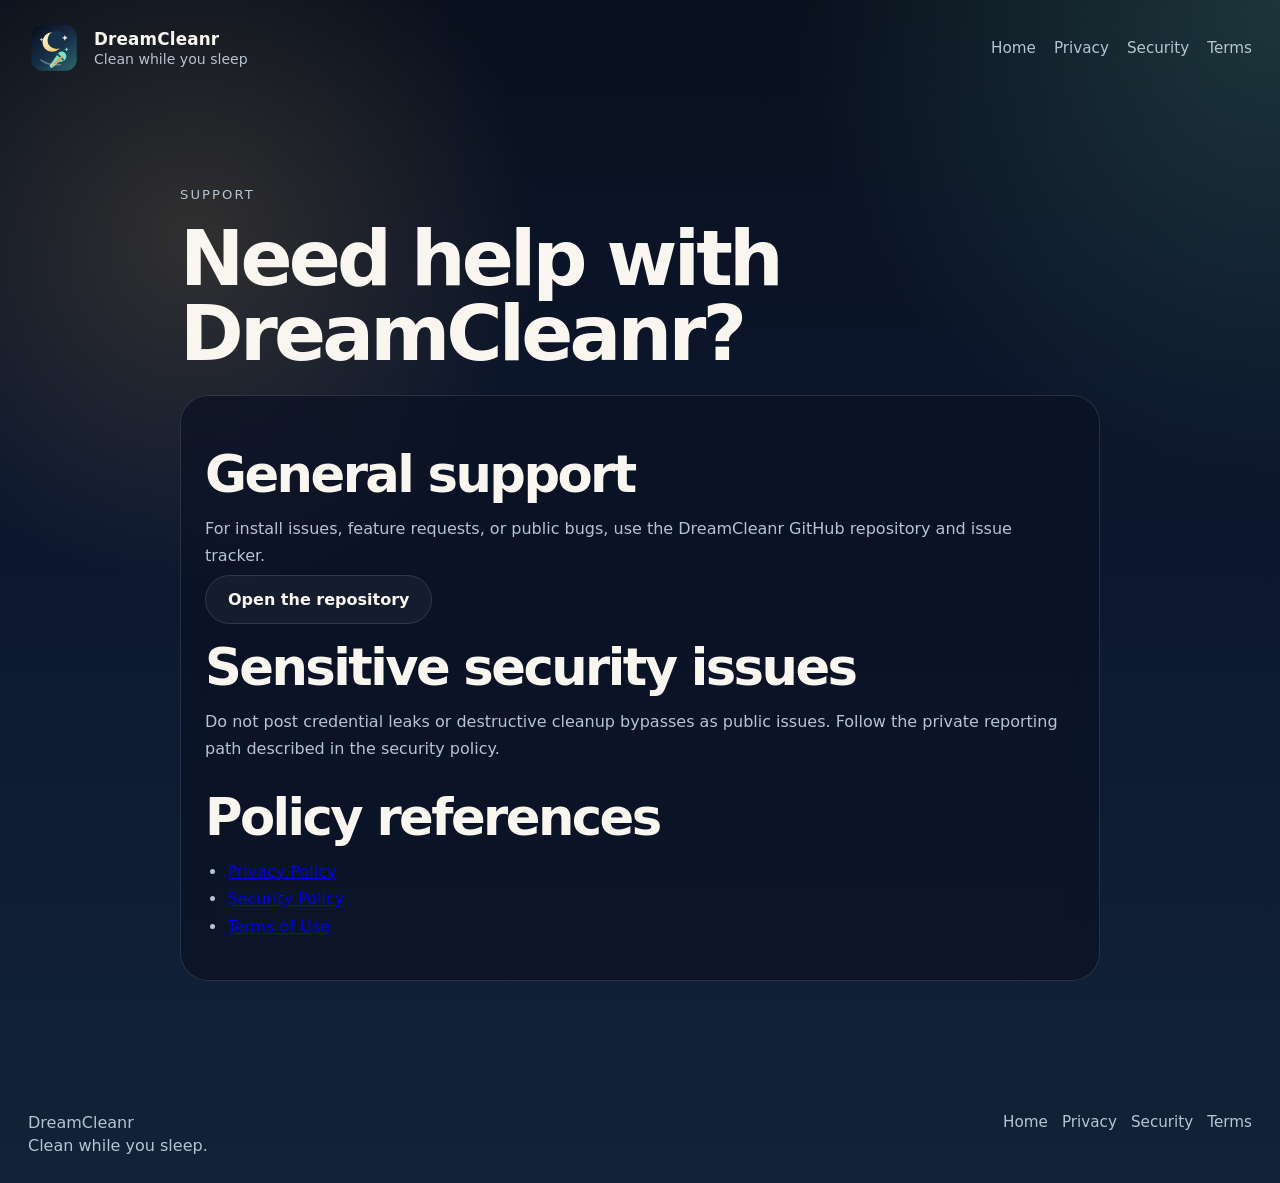
<file: site/support.html>
<!DOCTYPE html>
<html lang="en">
  <head>
    <meta charset="utf-8" />
    <meta name="viewport" content="width=device-width, initial-scale=1" />
    <title>DreamCleanr Support</title>
    <meta
      name="description"
      content="DreamCleanr support links for install help, policy references, and sensitive security reporting guidance."
    />
    <meta name="robots" content="index,follow" />
    <link rel="canonical" href="https://jlsport18.github.io/DreamCleanr/support.html" />
    <link rel="icon" href="./logo.svg" type="image/svg+xml" />
    <link rel="stylesheet" href="./styles.css" />
  </head>
  <body class="docs-page">
    <div class="noise"></div>
    <header class="site-header">
      <a class="brand" href="./index.html" aria-label="DreamCleanr home">
        <img src="./logo.svg" alt="" />
        <div>
          <strong>DreamCleanr</strong>
          <span>Clean while you sleep</span>
        </div>
      </a>
      <nav>
        <a href="./index.html">Home</a>
        <a href="./privacy.html">Privacy</a>
        <a href="./security.html">Security</a>
        <a href="./terms.html">Terms</a>
      </nav>
    </header>

    <main>
      <section class="section prose">
        <p class="eyebrow">Support</p>
        <h1>Need help with DreamCleanr?</h1>
        <div class="policy-card">
          <h2>General support</h2>
          <p>
            For install issues, feature requests, or public bugs, use the DreamCleanr GitHub repository and issue
            tracker.
          </p>
          <p><a class="button ghost" href="https://github.com/jlsport18/DreamCleanr">Open the repository</a></p>

          <h2>Sensitive security issues</h2>
          <p>
            Do not post credential leaks or destructive cleanup bypasses as public issues. Follow the private reporting
            path described in the security policy.
          </p>

          <h2>Policy references</h2>
          <ul>
            <li><a href="./privacy.html">Privacy Policy</a></li>
            <li><a href="./security.html">Security Policy</a></li>
            <li><a href="./terms.html">Terms of Use</a></li>
          </ul>
        </div>
      </section>
    </main>

    <footer class="site-footer">
      <div>
        <span>DreamCleanr</span>
        <span>Clean while you sleep.</span>
      </div>
      <nav aria-label="Policy and support">
        <a href="./index.html">Home</a>
        <a href="./privacy.html">Privacy</a>
        <a href="./security.html">Security</a>
        <a href="./terms.html">Terms</a>
      </nav>
    </footer>
  </body>
</html>
</file>
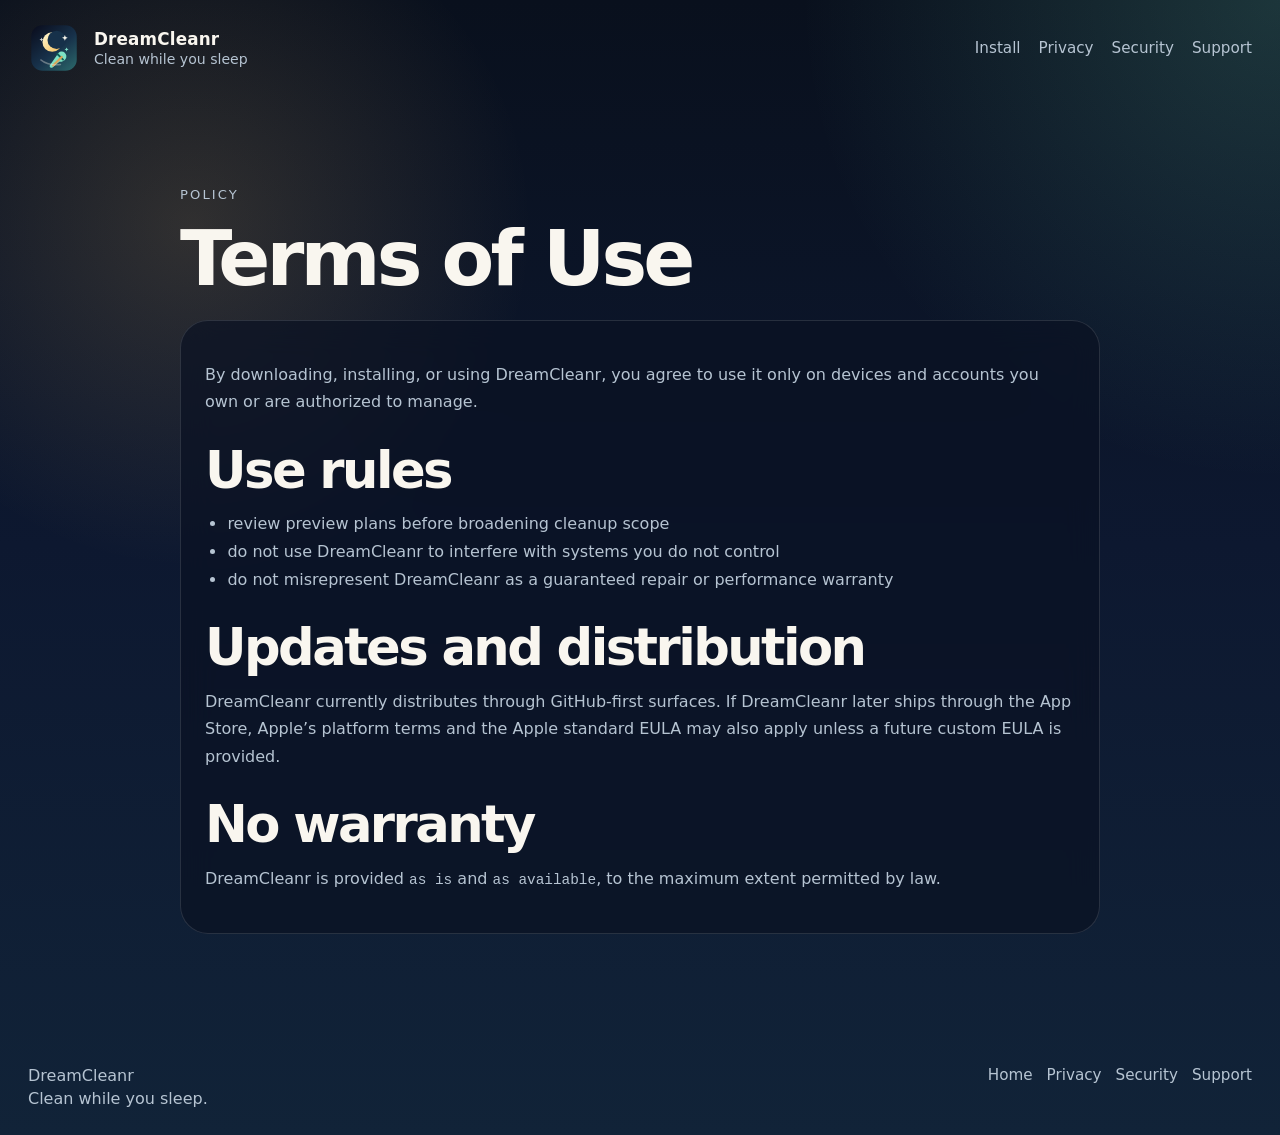
<file: site/terms.html>
<!DOCTYPE html>
<html lang="en">
  <head>
    <meta charset="utf-8" />
    <meta name="viewport" content="width=device-width, initial-scale=1" />
    <title>DreamCleanr Terms of Use</title>
    <meta
      name="description"
      content="DreamCleanr terms of use for the website, installers, local runtime, and future companion surfaces."
    />
    <meta name="robots" content="index,follow" />
    <link rel="canonical" href="https://jlsport18.github.io/DreamCleanr/terms.html" />
    <link rel="icon" href="./logo.svg" type="image/svg+xml" />
    <link rel="stylesheet" href="./styles.css" />
  </head>
  <body class="docs-page">
    <div class="noise"></div>
    <header class="site-header">
      <a class="brand" href="./index.html" aria-label="DreamCleanr home">
        <img src="./logo.svg" alt="" />
        <div>
          <strong>DreamCleanr</strong>
          <span>Clean while you sleep</span>
        </div>
      </a>
      <nav>
        <a href="./index.html#install">Install</a>
        <a href="./privacy.html">Privacy</a>
        <a href="./security.html">Security</a>
        <a href="./support.html">Support</a>
      </nav>
    </header>

    <main>
      <section class="section prose">
        <p class="eyebrow">Policy</p>
        <h1>Terms of Use</h1>
        <div class="policy-card">
          <p>
            By downloading, installing, or using DreamCleanr, you agree to use it only on devices and accounts you own
            or are authorized to manage.
          </p>

          <h2>Use rules</h2>
          <ul>
            <li>review preview plans before broadening cleanup scope</li>
            <li>do not use DreamCleanr to interfere with systems you do not control</li>
            <li>do not misrepresent DreamCleanr as a guaranteed repair or performance warranty</li>
          </ul>

          <h2>Updates and distribution</h2>
          <p>
            DreamCleanr currently distributes through GitHub-first surfaces. If DreamCleanr later ships through the App
            Store, Apple’s platform terms and the Apple standard EULA may also apply unless a future custom EULA is
            provided.
          </p>

          <h2>No warranty</h2>
          <p>
            DreamCleanr is provided <code>as is</code> and <code>as available</code>, to the maximum extent permitted
            by law.
          </p>
        </div>
      </section>
    </main>

    <footer class="site-footer">
      <div>
        <span>DreamCleanr</span>
        <span>Clean while you sleep.</span>
      </div>
      <nav aria-label="Policy and support">
        <a href="./index.html">Home</a>
        <a href="./privacy.html">Privacy</a>
        <a href="./security.html">Security</a>
        <a href="./support.html">Support</a>
      </nav>
    </footer>
  </body>
</html>
</file>
<file: site/styles.css>
:root {
  --bg: #08101d;
  --bg-soft: #101c32;
  --paper: #f3eee4;
  --text: #f9f6ef;
  --muted: #b6c4d2;
  --teal: #75e0c0;
  --gold: #f7c46b;
  --line: rgba(255, 255, 255, 0.12);
  --panel: rgba(10, 18, 35, 0.7);
  --shadow: 0 24px 80px rgba(0, 0, 0, 0.28);
}

* {
  box-sizing: border-box;
}

html {
  scroll-behavior: smooth;
}

body {
  margin: 0;
  background:
    radial-gradient(circle at top right, rgba(117, 224, 192, 0.18), transparent 28%),
    radial-gradient(circle at 15% 20%, rgba(247, 196, 107, 0.16), transparent 24%),
    linear-gradient(180deg, #09101d 0%, #0d1830 48%, #112338 100%);
  color: var(--text);
  font-family: "Avenir Next", "Segoe UI", ui-sans-serif, system-ui, sans-serif;
  min-height: 100vh;
}

.noise {
  position: fixed;
  inset: 0;
  pointer-events: none;
  opacity: 0.18;
  background-image:
    linear-gradient(rgba(255, 255, 255, 0.02) 1px, transparent 1px),
    linear-gradient(90deg, rgba(255, 255, 255, 0.02) 1px, transparent 1px);
  background-size: 24px 24px;
}

.site-header,
.site-footer,
main {
  position: relative;
  z-index: 1;
}

.site-header {
  display: flex;
  justify-content: space-between;
  align-items: center;
  gap: 24px;
  padding: 22px 28px;
}

.brand {
  display: inline-flex;
  align-items: center;
  gap: 14px;
  color: var(--text);
  text-decoration: none;
}

.brand img {
  width: 52px;
  height: 52px;
}

.brand strong {
  display: block;
  font-size: 1.05rem;
  letter-spacing: 0.01em;
}

.brand span {
  color: var(--muted);
  font-size: 0.88rem;
}

nav {
  display: flex;
  gap: 18px;
  flex-wrap: wrap;
}

nav a {
  color: var(--muted);
  text-decoration: none;
  font-size: 0.95rem;
}

main {
  width: min(1180px, calc(100% - 40px));
  margin: 0 auto 48px;
}

.hero {
  min-height: calc(100svh - 110px);
  display: grid;
  grid-template-columns: minmax(0, 1.08fr) minmax(320px, 0.92fr);
  align-items: center;
  gap: 48px;
  padding: 24px 0 72px;
}

.eyebrow {
  margin: 0 0 14px;
  font-size: 0.82rem;
  letter-spacing: 0.16em;
  text-transform: uppercase;
  color: var(--gold);
}

.hero h1,
.section h2 {
  margin: 0;
  line-height: 0.95;
  letter-spacing: -0.05em;
}

.hero h1 {
  max-width: 10ch;
  font-size: clamp(3.4rem, 9vw, 6.9rem);
}

.hero-text,
.section-heading p,
.surface p,
.panel p,
.receipt-copy p,
.safety-grid p,
.final-cta p,
.comparison-card p,
.tier p,
.problem-grid p {
  color: var(--muted);
  line-height: 1.65;
}

.hero-text {
  max-width: 38rem;
  margin: 20px 0 0;
  font-size: 1.08rem;
}

.hero-actions {
  display: flex;
  gap: 14px;
  flex-wrap: wrap;
  margin: 28px 0;
}

.button,
.copy {
  border: none;
  border-radius: 999px;
  padding: 14px 22px;
  font: inherit;
  font-weight: 700;
  cursor: pointer;
  text-decoration: none;
  transition: transform 180ms ease, background 180ms ease, color 180ms ease;
}

.button:hover,
.copy:hover {
  transform: translateY(-1px);
}

.button.primary,
.copy {
  background: linear-gradient(135deg, var(--teal), #56c4b0);
  color: #08211d;
}

.button.ghost {
  background: rgba(255, 255, 255, 0.04);
  color: var(--text);
  border: 1px solid var(--line);
}

.hero-points {
  margin: 0;
  padding: 0;
  list-style: none;
  display: grid;
  gap: 12px;
  max-width: 40rem;
}

.hero-points li::before {
  content: "✦";
  color: var(--teal);
  margin-right: 10px;
}

.hero-art {
  display: flex;
  justify-content: center;
}

.poster {
  position: relative;
  width: min(100%, 470px);
  min-height: 560px;
  border-radius: 40px;
  padding: 36px;
  background:
    radial-gradient(circle at 20% 18%, rgba(247, 196, 107, 0.24), transparent 28%),
    linear-gradient(180deg, rgba(255,255,255,0.08) 0%, rgba(255,255,255,0.03) 100%);
  border: 1px solid rgba(255,255,255,0.12);
  box-shadow: var(--shadow);
  overflow: hidden;
}

.poster::after {
  content: "";
  position: absolute;
  inset: auto -30% -42% auto;
  width: 320px;
  height: 320px;
  border-radius: 50%;
  background: radial-gradient(circle, rgba(117, 224, 192, 0.33), transparent 70%);
}

.poster-logo {
  width: 108px;
  height: 108px;
}

.poster-card,
.poster-stats article,
.surface,
.panel,
.receipt,
.safety-grid article,
.support-strip,
.final-cta {
  backdrop-filter: blur(16px);
}

.poster-card {
  margin-top: 24px;
  width: fit-content;
  display: grid;
  gap: 6px;
  padding: 16px 18px;
  border-radius: 24px;
  background: rgba(9, 17, 31, 0.66);
  border: 1px solid rgba(255,255,255,0.14);
}

.poster-card span,
.poster-card small {
  color: var(--muted);
}

.poster-card strong {
  font-size: 1.12rem;
}

.poster-stats {
  margin-top: 180px;
  display: grid;
  gap: 14px;
}

.poster-stats article {
  padding: 18px;
  border-radius: 22px;
  background: rgba(9, 17, 31, 0.62);
  border: 1px solid rgba(255,255,255,0.12);
}

.poster-stats span,
.receipt small,
.receipt-top {
  color: var(--muted);
}

.poster-stats strong,
.receipt-grid strong,
.receipt-metric strong {
  display: block;
  margin-top: 6px;
  font-size: 1.25rem;
}

.support-strip {
  display: grid;
  grid-template-columns: repeat(3, minmax(0, 1fr));
  gap: 20px;
  padding: 22px 24px;
  border: 1px solid var(--line);
  border-radius: 26px;
  background: rgba(10, 18, 35, 0.54);
}

.support-strip strong,
.surface h3,
.panel h3,
.receipt-copy h3,
.safety-grid h3,
.final-cta h2 {
  display: block;
  margin-bottom: 8px;
}

.support-strip span {
  color: var(--muted);
}

.section {
  padding: 88px 0 0;
}

.section-heading {
  max-width: 720px;
  margin-bottom: 28px;
}

.section h2 {
  font-size: clamp(2.1rem, 4vw, 4.2rem);
}

.pricing-title {
  margin: 0;
  font-size: clamp(2.8rem, 7vw, 5.3rem);
  line-height: 0.95;
  letter-spacing: -0.05em;
}

.surface-grid,
.safety-grid {
  display: grid;
  gap: 18px;
  grid-template-columns: repeat(2, minmax(0, 1fr));
}

.problem-grid,
.comparison-grid,
.proof-grid,
.step-grid,
.pricing-grid {
  display: grid;
  gap: 18px;
}

.problem-grid,
.proof-grid,
.step-grid {
  grid-template-columns: repeat(3, minmax(0, 1fr));
}

.comparison-grid,
.pricing-grid {
  grid-template-columns: repeat(2, minmax(0, 1fr));
}

.surface,
.panel,
.receipt,
.safety-grid article,
.final-cta,
.problem-grid article,
.comparison-card,
.tier,
.pricing-preview,
.proof-grid article {
  border: 1px solid var(--line);
  border-radius: 28px;
  background: var(--panel);
}

.surface,
.panel,
.safety-grid article,
.problem-grid article,
.comparison-card,
.tier,
.proof-grid article {
  padding: 24px;
}

.install-secondary {
  margin-top: 18px;
}

.card-kicker,
.tier-badge,
.step-label,
.mini-stat {
  display: inline-flex;
  width: fit-content;
  align-items: center;
  gap: 8px;
  padding: 8px 12px;
  border-radius: 999px;
  background: rgba(255, 255, 255, 0.05);
  border: 1px solid rgba(255, 255, 255, 0.12);
  color: var(--gold);
  font-size: 0.78rem;
  letter-spacing: 0.08em;
  text-transform: uppercase;
}

.card-kicker,
.tier-badge {
  margin-bottom: 14px;
}

.step-label {
  margin-bottom: 16px;
  color: var(--teal);
}

.comparison-card h3,
.problem-grid h3,
.proof-grid strong,
.tier h2 {
  margin-top: 0;
}

.pill-list {
  margin: 0;
  padding: 0;
  list-style: none;
  display: grid;
  gap: 10px;
}

.pill-list li {
  color: var(--text);
  line-height: 1.6;
}

.pill-list li::before {
  content: "•";
  color: var(--teal);
  margin-right: 10px;
}

.pricing-preview {
  display: flex;
  justify-content: space-between;
  align-items: center;
  gap: 24px;
  padding: 28px;
}

.demo-shell {
  display: grid;
  grid-template-columns: minmax(0, 1.15fr) minmax(280px, 0.85fr);
  gap: 18px;
}

.demo-stage,
.demo-sidebar {
  display: grid;
  gap: 18px;
}

.demo-screen,
.demo-breakdown-card,
.demo-first-win article {
  border: 1px solid var(--line);
  border-radius: 28px;
  background: var(--panel);
}

.demo-screen {
  display: none;
  padding: 28px;
  min-height: 440px;
}

.demo-screen.active {
  display: grid;
  align-content: start;
  gap: 18px;
}

.demo-screen h3 {
  margin: 0;
  font-size: clamp(1.8rem, 4vw, 3rem);
  line-height: 1.02;
  letter-spacing: -0.04em;
}

.demo-support,
.demo-note,
.demo-breakdown-card p,
.demo-events span,
.demo-first-win small {
  color: var(--muted);
  line-height: 1.65;
}

.demo-progress {
  width: 100%;
  height: 12px;
  border-radius: 999px;
  overflow: hidden;
  background: rgba(255, 255, 255, 0.08);
  border: 1px solid rgba(255, 255, 255, 0.06);
}

.demo-progress span {
  display: block;
  width: 0;
  height: 100%;
  border-radius: inherit;
  background: linear-gradient(135deg, var(--gold), var(--teal));
  transition: width 240ms ease;
}

.demo-counter {
  display: grid;
  gap: 8px;
}

.demo-counter strong {
  font-size: clamp(3rem, 8vw, 5rem);
  letter-spacing: -0.07em;
}

.demo-events,
.demo-first-win {
  display: grid;
  gap: 14px;
}

.demo-events {
  margin: 0;
  padding: 0;
  list-style: none;
}

.demo-events li {
  display: flex;
  justify-content: space-between;
  gap: 16px;
  padding: 16px 18px;
  border-radius: 20px;
  background: rgba(255, 255, 255, 0.04);
  border: 1px solid rgba(255, 255, 255, 0.08);
}

.demo-events li.protected {
  border-color: rgba(247, 196, 107, 0.24);
  background: rgba(247, 196, 107, 0.08);
}

.demo-events strong,
.demo-first-win strong {
  font-size: 1.05rem;
}

.demo-breakdown,
.demo-first-win {
  grid-template-columns: repeat(2, minmax(0, 1fr));
}

.demo-breakdown {
  display: grid;
  gap: 14px;
}

.demo-breakdown-card,
.demo-first-win article {
  padding: 18px;
}

.demo-breakdown-card small,
.demo-first-win small {
  display: block;
}

.demo-breakdown-card strong {
  display: block;
  margin-top: 10px;
  font-size: 1.6rem;
  letter-spacing: -0.04em;
}

.demo-breakdown-card p {
  margin: 10px 0 0;
}

.tier {
  display: grid;
  gap: 14px;
}

.tier-live {
  background:
    radial-gradient(circle at top right, rgba(117, 224, 192, 0.18), transparent 30%),
    var(--panel);
}

.tier-price {
  margin: 0;
  font-size: clamp(2rem, 5vw, 3rem);
  font-weight: 800;
  letter-spacing: -0.05em;
}

.tier-price small {
  font-size: 0.9rem;
  color: var(--muted);
  font-weight: 600;
}

.tier-subhead {
  margin: 0;
}

.pricing-notes {
  margin-top: 18px;
}

.faq-list {
  display: grid;
  gap: 16px;
}

.faq-item {
  border: 1px solid var(--line);
  border-radius: 24px;
  background: var(--panel);
  backdrop-filter: blur(16px);
  padding: 20px 22px;
}

.faq-item summary {
  cursor: pointer;
  font-weight: 700;
  list-style: none;
}

.faq-item summary::-webkit-details-marker {
  display: none;
}

.faq-item p {
  margin: 14px 0 0;
  color: var(--muted);
  line-height: 1.72;
}

.source-list {
  margin: 0;
  padding-left: 1.2rem;
  display: grid;
  gap: 10px;
}

.source-list a {
  color: var(--teal);
}

pre {
  margin: 18px 0;
  padding: 16px;
  border-radius: 18px;
  background: rgba(5, 12, 24, 0.84);
  border: 1px solid rgba(255,255,255,0.08);
  overflow-x: auto;
  color: #d6f5ea;
}

code {
  font-family: "SFMono-Regular", "Menlo", monospace;
  font-size: 0.9rem;
}

.workflow-tabs {
  display: flex;
  gap: 12px;
  flex-wrap: wrap;
  margin-bottom: 20px;
}

.tab {
  border: 1px solid var(--line);
  background: transparent;
  color: var(--muted);
  padding: 12px 16px;
  border-radius: 999px;
  cursor: pointer;
  font: inherit;
  font-weight: 700;
}

.tab.active {
  background: rgba(117, 224, 192, 0.12);
  color: var(--text);
  border-color: rgba(117, 224, 192, 0.35);
}

.panels .panel {
  display: none;
}

.panels .panel.active {
  display: block;
}

.receipt {
  display: grid;
  grid-template-columns: minmax(280px, 0.95fr) minmax(0, 1.05fr);
  gap: 28px;
  padding: 26px;
}

.receipt-screen {
  border-radius: 24px;
  padding: 22px;
  background: linear-gradient(180deg, rgba(14, 24, 44, 0.95), rgba(9, 16, 29, 0.95));
  border: 1px solid rgba(255,255,255,0.08);
}

.receipt-top {
  display: flex;
  justify-content: space-between;
  gap: 12px;
  font-size: 0.92rem;
}

.receipt-metric {
  padding: 28px 0 22px;
}

.receipt-metric strong {
  font-size: 3.2rem;
}

.receipt-grid {
  display: grid;
  grid-template-columns: repeat(2, minmax(0, 1fr));
  gap: 14px;
}

.receipt-grid article {
  padding: 16px;
  border-radius: 18px;
  background: rgba(255,255,255,0.03);
  border: 1px solid rgba(255,255,255,0.08);
}

.final-cta {
  padding: 32px;
  text-align: center;
}

.site-footer {
  display: flex;
  justify-content: space-between;
  gap: 12px;
  flex-wrap: wrap;
  padding: 20px 28px 28px;
  color: var(--muted);
}

.site-footer > div {
  display: grid;
  gap: 4px;
}

.site-footer nav {
  display: flex;
  gap: 14px;
  flex-wrap: wrap;
}

.site-footer a {
  color: var(--muted);
  text-decoration: none;
}

.site-footer a:hover,
nav a:hover {
  color: var(--text);
}

.docs-page main {
  width: min(920px, calc(100% - 40px));
}

.prose {
  padding-bottom: 64px;
}

.prose h1 {
  margin: 0;
  font-size: clamp(2.8rem, 7vw, 4.8rem);
  line-height: 0.98;
  letter-spacing: -0.05em;
}

.prose h2,
.prose h3 {
  margin: 30px 0 12px;
}

.prose p,
.prose li {
  color: var(--muted);
  line-height: 1.72;
}

.prose ul,
.prose ol {
  padding-left: 1.4rem;
}

.policy-card {
  margin-top: 24px;
  padding: 24px;
  border: 1px solid var(--line);
  border-radius: 28px;
  background: var(--panel);
  backdrop-filter: blur(16px);
}

@media (max-width: 980px) {
  .hero,
  .receipt {
    grid-template-columns: 1fr;
  }

  .hero {
    min-height: auto;
    padding-bottom: 40px;
  }

  .support-strip,
  .surface-grid,
  .safety-grid,
  .problem-grid,
  .comparison-grid,
  .proof-grid,
  .step-grid,
  .pricing-grid,
  .demo-shell,
  .demo-breakdown,
  .demo-first-win {
    grid-template-columns: 1fr;
  }

  .pricing-preview {
    flex-direction: column;
    align-items: flex-start;
  }
}

@media (max-width: 720px) {
  .site-header {
    flex-direction: column;
    align-items: flex-start;
  }

  main {
    width: min(100% - 28px, 1180px);
  }

  .hero h1 {
    max-width: 9ch;
  }

  .poster {
    min-height: 500px;
    padding: 24px;
  }

  .poster-stats {
    margin-top: 144px;
  }
}
</file>
